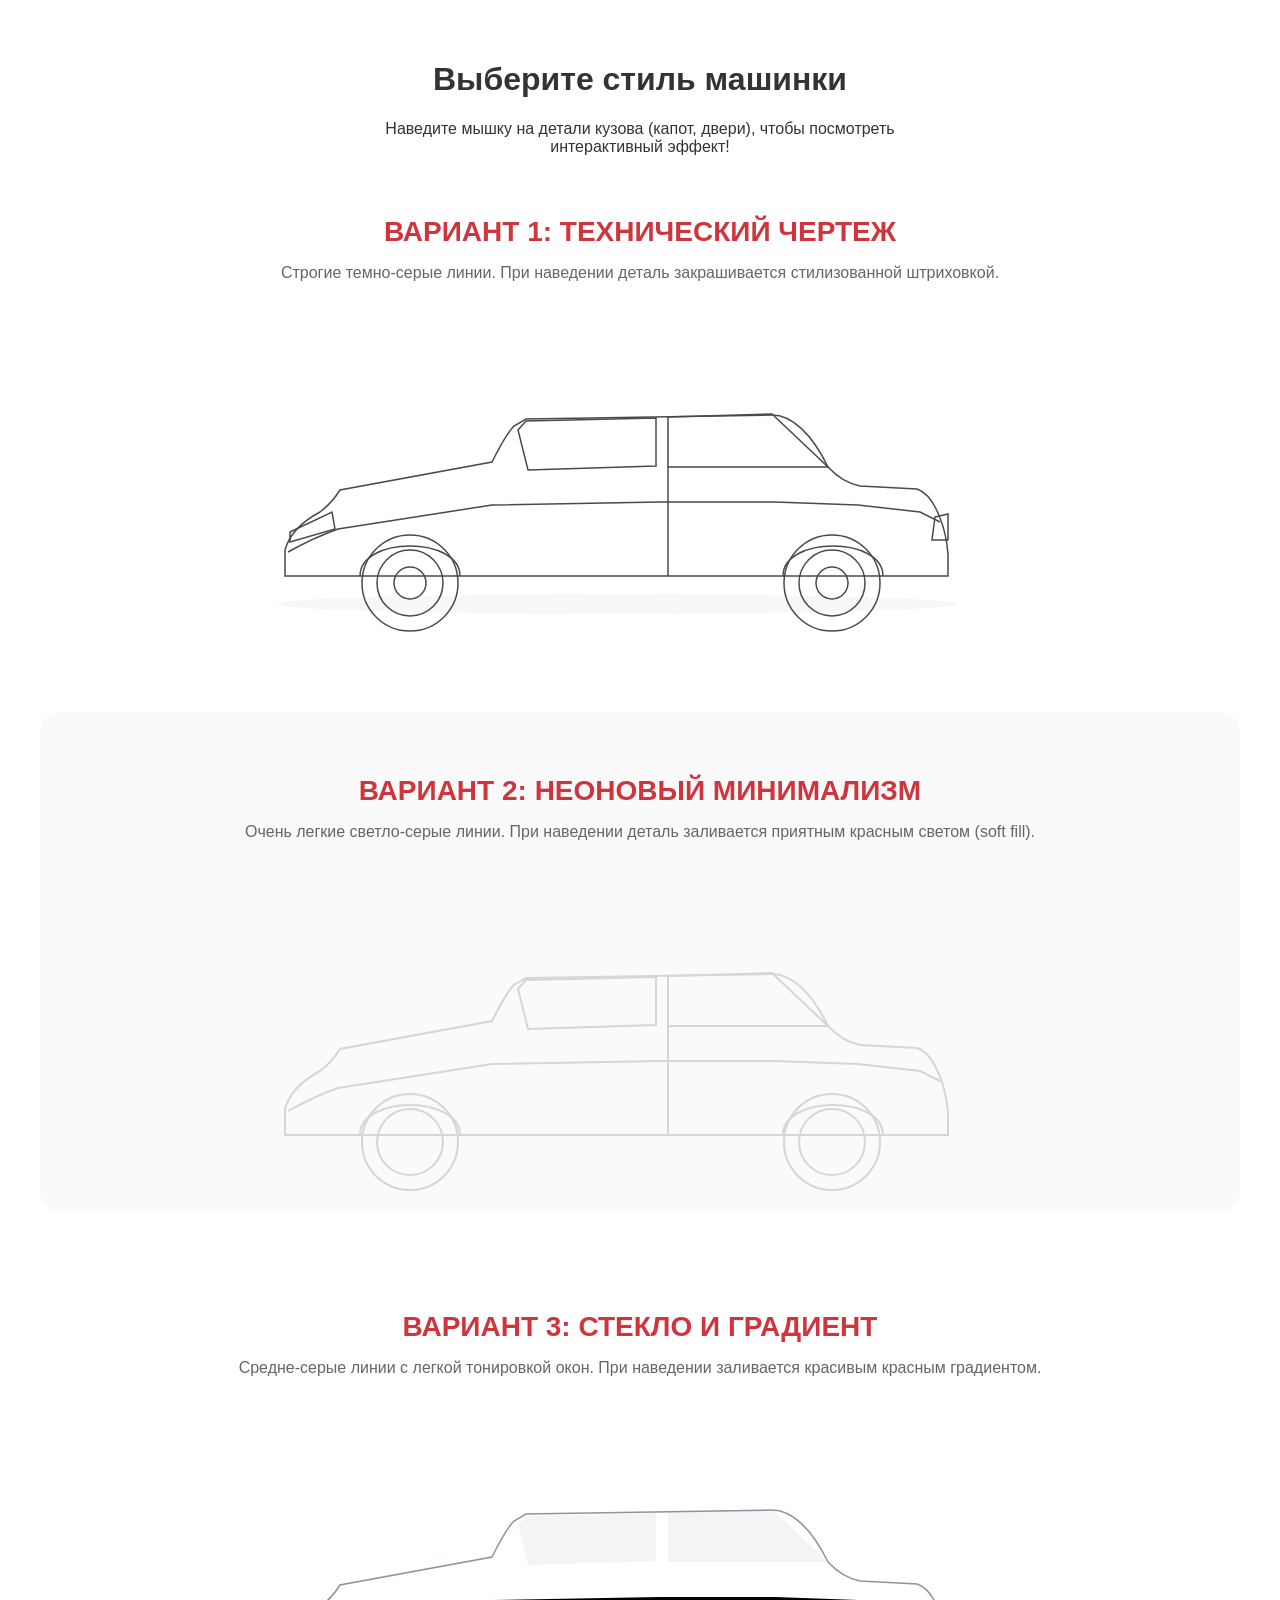
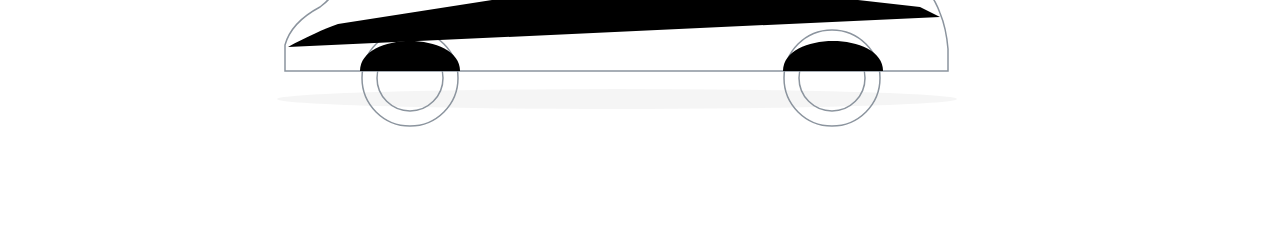
<file: car-test.html>
<!DOCTYPE html>
<html lang="ru">

<head>
    <meta charset="UTF-8">
    <title>Варианты машины</title>
    <style>
        body {
            font-family: 'Montserrat', sans-serif;
            background: #fff;
            padding: 40px;
            margin: 0;
            color: #333;
        }

        .variant {
            margin-bottom: 100px;
            text-align: center;
        }

        h2 {
            font-family: 'Oswald', sans-serif;
            font-size: 28px;
            color: #CE353C;
            text-transform: uppercase;
            margin-bottom: 10px;
        }

        p.desc {
            color: #666;
            margin-bottom: 40px;
        }

        .car-diagram-area {
            position: relative;
            max-width: 840px;
            margin: 0 auto;
        }

        .car-svg {
            width: 100%;
            height: auto;
            display: block;
            overflow: visible;
        }

        /* === ВАРИАНТ 1: ЧЕРТЕЖ (Blueprint) === */
        #v1 .car-body-path,
        #v1 .wheel,
        #v1 .car-details {
            fill: transparent !important;
            stroke: #4A4A4A !important;
            stroke-width: 1.5px !important;
        }

        #v1 .shadow {
            fill: rgba(0, 0, 0, 0.03) !important;
        }

        #v1 .car-zone {
            fill: transparent;
            cursor: pointer;
            transition: fill 0.3s;
        }

        #v1 .car-zone:hover {
            fill: url(#pattern-lines);
        }

        /* === ВАРИАНТ 2: НЕОН (Neon Glow) === */
        #v2 {
            background: #FAFAFA;
            padding: 40px 0;
            border-radius: 20px;
        }

        #v2 .car-body-path,
        #v2 .wheel,
        #v2 .car-details {
            fill: transparent !important;
            stroke: #D6D6D6 !important;
            stroke-width: 2px !important;
        }

        #v2 .shadow {
            fill: transparent !important;
        }

        #v2 .car-zone {
            fill: transparent;
            cursor: pointer;
            transition: all 0.3s;
        }

        #v2 .car-zone:hover {
            fill: rgba(206, 53, 60, 0.15);
            /* Glow effect simulated on fill because rects are clipped */
        }

        /* === ВАРИАНТ 3: СТЕКЛО (Glass Gradient) === */
        #v3 .car-body-path,
        #v3 .wheel {
            fill: transparent !important;
            stroke: #8B949E !important;
            stroke-width: 1.5px !important;
        }

        #v3 .windows {
            fill: rgba(139, 148, 158, 0.1) !important;
        }

        #v3 .shadow {
            fill: rgba(0, 0, 0, 0.04) !important;
        }

        #v3 .car-zone {
            fill: transparent;
            cursor: pointer;
            transition: opacity 0.3s;
        }

        #v3 .car-zone:hover {
            fill: url(#gradient-glass) !important;
            opacity: 0.9 !important;
        }

        /* Текстовые выноски (общие) */
        .car-labels line {
            opacity: 0.3;
        }
    </style>
</head>

<body>

    <div style="text-align:center; max-width: 600px; margin: 0 auto 60px;">
        <h1>Выберите стиль машинки</h1>
        <p>Наведите мышку на детали кузова (капот, двери), чтобы посмотреть интерактивный эффект!</p>
    </div>

    <!-- ВАРИАНТ 1 -->
    <div class="variant" id="v1">
        <h2>Вариант 1: Технический Чертеж</h2>
        <p class="desc">Строгие темно-серые линии. При наведении деталь закрашивается стилизованной штриховкой.</p>
        <div class="car-diagram-area">
            <svg class="car-svg" viewBox="0 0 840 290" xmlns="http://www.w3.org/2000/svg">
                <defs>
                    <clipPath id="carClip1">
                        <path
                            d="M65,254 L65,228 C70,210 85,198 100,190 C108,184 115,176 120,168 L272,140 C278,128 286,112 294,104 L306,97 L552,93 C572,93 592,112 608,145 C620,158 630,162 640,164 L697,167 C706,170 714,180 720,196 C725,208 727,220 728,232 L728,254 Z" />
                    </clipPath>
                    <!-- Штриховка -->
                    <pattern id="pattern-lines" width="8" height="8" patternUnits="userSpaceOnUse"
                        patternTransform="rotate(45)">
                        <line x1="0" y1="0" x2="0" y2="8" stroke="#CE353C" stroke-width="2" />
                    </pattern>
                </defs>

                <ellipse class="shadow" cx="397" cy="282" rx="340" ry="10" />

                <g class="wheel">
                    <circle cx="190" cy="261" r="48" />
                    <circle cx="190" cy="261" r="33" />
                    <circle cx="190" cy="261" r="16" />
                </g>
                <g class="wheel">
                    <circle cx="612" cy="261" r="48" />
                    <circle cx="612" cy="261" r="33" />
                    <circle cx="612" cy="261" r="16" />
                </g>

                <path class="car-body-path"
                    d="M65,254 L65,228 C70,210 85,198 100,190 C108,184 115,176 120,168 L272,140 C278,128 286,112 294,104 L306,97 L552,93 C572,93 592,112 608,145 C620,158 630,162 640,164 L697,167 C706,170 714,180 720,196 C725,208 727,220 728,232 L728,254 Z" />

                <g class="car-details">
                    <path d="M298,108 L306,99 L436,96 L436,144 L308,148 Z" />
                    <path d="M448,95 L552,92 L608,145 L448,145 Z" />
                    <line x1="448" y1="145" x2="448" y2="254" />
                    <path d="M68,230 C86,220 104,212 118,207 L272,183 L440,180 L555,180 L638,183 L700,190 L720,200" />
                    <path d="M140,254 C140,214 240,214 240,254" />
                    <path d="M563,254 C563,214 663,214 663,254" />
                    <path d="M70,210 L112,190 L115,207 L70,220 Z" />
                    <path d="M715,195 L728,192 L728,218 L712,218 Z" />
                </g>

                <g clip-path="url(#carClip1)">
                    <rect class="car-zone" x="60" y="185" width="78" height="72" />
                    <rect class="car-zone" x="118" y="95" width="176" height="95" />
                    <rect class="car-zone" x="118" y="190" width="175" height="65" />
                    <rect class="car-zone" x="294" y="88" width="157" height="168" />
                    <rect class="car-zone" x="452" y="88" width="100" height="168" />
                    <rect class="car-zone" x="294" y="85" width="320" height="62" />
                    <rect class="car-zone" x="552" y="145" width="172" height="112" />
                    <rect class="car-zone" x="698" y="162" width="35" height="95" />
                </g>
            </svg>
        </div>
    </div>

    <!-- ВАРИАНТ 2 -->
    <div class="variant" id="v2">
        <h2>Вариант 2: Неоновый минимализм</h2>
        <p class="desc">Очень легкие светло-серые линии. При наведении деталь заливается приятным красным светом (soft
            fill).</p>
        <div class="car-diagram-area">
            <svg class="car-svg" viewBox="0 0 840 290" xmlns="http://www.w3.org/2000/svg">
                <defs>
                    <clipPath id="carClip2">
                        <path
                            d="M65,254 L65,228 C70,210 85,198 100,190 C108,184 115,176 120,168 L272,140 C278,128 286,112 294,104 L306,97 L552,93 C572,93 592,112 608,145 C620,158 630,162 640,164 L697,167 C706,170 714,180 720,196 C725,208 727,220 728,232 L728,254 Z" />
                    </clipPath>
                    <filter id="neonBlur" x="-20%" y="-20%" width="140%" height="140%">
                        <feGaussianBlur stdDeviation="5" result="blur" />
                        <feBlend in="SourceGraphic" in2="blur" mode="normal" />
                    </filter>
                </defs>

                <ellipse class="shadow" cx="397" cy="282" rx="340" ry="10" />

                <g class="wheel">
                    <circle cx="190" cy="261" r="48" />
                    <circle cx="190" cy="261" r="33" />
                </g>
                <g class="wheel">
                    <circle cx="612" cy="261" r="48" />
                    <circle cx="612" cy="261" r="33" />
                </g>

                <path class="car-body-path"
                    d="M65,254 L65,228 C70,210 85,198 100,190 C108,184 115,176 120,168 L272,140 C278,128 286,112 294,104 L306,97 L552,93 C572,93 592,112 608,145 C620,158 630,162 640,164 L697,167 C706,170 714,180 720,196 C725,208 727,220 728,232 L728,254 Z" />

                <g class="car-details">
                    <path d="M298,108 L306,99 L436,96 L436,144 L308,148 Z" />
                    <path d="M448,95 L552,92 L608,145 L448,145 Z" />
                    <line x1="448" y1="145" x2="448" y2="254" />
                    <path d="M68,230 C86,220 104,212 118,207 L272,183 L440,180 L555,180 L638,183 L700,190 L720,200" />
                    <path d="M140,254 C140,214 240,214 240,254" />
                    <path d="M563,254 C563,214 663,214 663,254" />
                </g>

                <g clip-path="url(#carClip2)">
                    <rect class="car-zone" x="60" y="185" width="78" height="72" />
                    <rect class="car-zone" x="118" y="95" width="176" height="95" />
                    <rect class="car-zone" x="118" y="190" width="175" height="65" />
                    <rect class="car-zone" x="294" y="88" width="157" height="168" />
                    <rect class="car-zone" x="452" y="88" width="100" height="168" />
                    <rect class="car-zone" x="294" y="85" width="320" height="62" />
                    <rect class="car-zone" x="552" y="145" width="172" height="112" />
                    <rect class="car-zone" x="698" y="162" width="35" height="95" />
                </g>
            </svg>
        </div>
    </div>


    <!-- ВАРИАНТ 3 -->
    <div class="variant" id="v3">
        <h2>Вариант 3: Стекло и Градиент</h2>
        <p class="desc">Средне-серые линии с легкой тонировкой окон. При наведении заливается красивым красным
            градиентом.</p>
        <div class="car-diagram-area">
            <svg class="car-svg" viewBox="0 0 840 290" xmlns="http://www.w3.org/2000/svg">
                <defs>
                    <clipPath id="carClip3">
                        <path
                            d="M65,254 L65,228 C70,210 85,198 100,190 C108,184 115,176 120,168 L272,140 C278,128 286,112 294,104 L306,97 L552,93 C572,93 592,112 608,145 C620,158 630,162 640,164 L697,167 C706,170 714,180 720,196 C725,208 727,220 728,232 L728,254 Z" />
                    </clipPath>
                    <!-- Градиент стекла -->
                    <linearGradient id="gradient-glass" x1="0%" y1="0%" x2="100%" y2="100%">
                        <stop offset="0%" stop-color="#CE353C" stop-opacity="0.35" />
                        <stop offset="100%" stop-color="#CE353C" stop-opacity="0.05" />
                    </linearGradient>
                </defs>

                <ellipse class="shadow" cx="397" cy="282" rx="340" ry="10" />

                <g class="wheel">
                    <circle cx="190" cy="261" r="48" />
                    <circle cx="190" cy="261" r="33" />
                </g>
                <g class="wheel">
                    <circle cx="612" cy="261" r="48" />
                    <circle cx="612" cy="261" r="33" />
                </g>

                <path class="car-body-path"
                    d="M65,254 L65,228 C70,210 85,198 100,190 C108,184 115,176 120,168 L272,140 C278,128 286,112 294,104 L306,97 L552,93 C572,93 592,112 608,145 C620,158 630,162 640,164 L697,167 C706,170 714,180 720,196 C725,208 727,220 728,232 L728,254 Z" />

                <g class="car-details">
                    <path class="windows" d="M298,108 L306,99 L436,96 L436,144 L308,148 Z" />
                    <path class="windows" d="M448,95 L552,92 L608,145 L448,145 Z" />
                    <line x1="448" y1="145" x2="448" y2="254" />
                    <path d="M68,230 C86,220 104,212 118,207 L272,183 L440,180 L555,180 L638,183 L700,190 L720,200" />
                    <path d="M140,254 C140,214 240,214 240,254" />
                    <path d="M563,254 C563,214 663,214 663,254" />
                </g>

                <g clip-path="url(#carClip3)">
                    <rect class="car-zone" x="60" y="185" width="78" height="72" />
                    <rect class="car-zone" x="118" y="95" width="176" height="95" />
                    <rect class="car-zone" x="118" y="190" width="175" height="65" />
                    <rect class="car-zone" x="294" y="88" width="157" height="168" />
                    <rect class="car-zone" x="452" y="88" width="100" height="168" />
                    <rect class="car-zone" x="294" y="85" width="320" height="62" />
                    <rect class="car-zone" x="552" y="145" width="172" height="112" />
                    <rect class="car-zone" x="698" y="162" width="35" height="95" />
                </g>
            </svg>
        </div>
    </div>

</body>

</html>
</file>
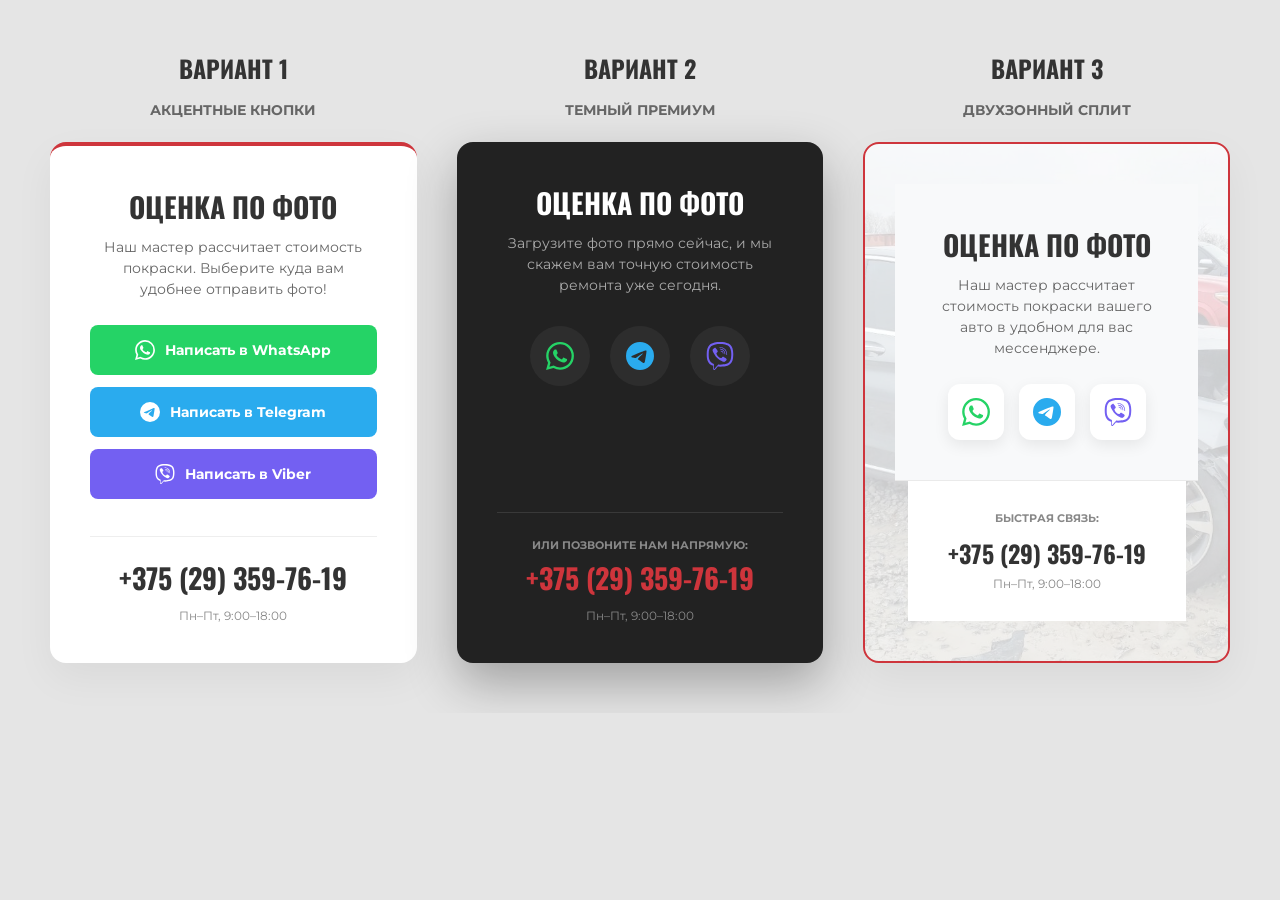
<file: variants.html>
<!DOCTYPE html>
<html lang="ru">

<head>
    <meta charset="UTF-8">
    <title>3 Варианта блока Контактов</title>
    <link
        href="https://fonts.googleapis.com/css2?family=Montserrat:wght@400;500;600;700;800;900&family=Oswald:wght@400;500;600;700&display=swap"
        rel="stylesheet">
    <link rel="stylesheet" href="style.css">
    <style>
        body {
            background: #E5E5E5;
            padding: 50px;
            font-family: var(--font-primary);
            display: flex;
            justify-content: center;
        }

        .variants-container {
            display: grid;
            grid-template-columns: repeat(3, 1fr);
            gap: 40px;
            max-width: 1300px;
            width: 100%;
        }

        .variant-col {
            display: flex;
            flex-direction: column;
            gap: 20px;
        }

        .variant-title {
            font-family: var(--font-secondary);
            font-size: 24px;
            text-transform: uppercase;
            text-align: center;
            color: #333;
        }

        /* General Card Base */
        .v-card {
            border-radius: 16px;
            overflow: hidden;
            height: 100%;
            display: flex;
            flex-direction: column;
        }

        /* V1: Big Buttons */
        .v1-card {
            background: white;
            padding: 40px;
            box-shadow: 0 15px 40px rgba(0, 0, 0, 0.05);
            border-top: 4px solid var(--color-primary-red);
        }

        .v1-btn {
            display: flex;
            align-items: center;
            justify-content: center;
            gap: 10px;
            padding: 15px;
            border-radius: 8px;
            text-decoration: none;
            color: white;
            font-weight: 700;
            font-size: 14px;
            margin-bottom: 12px;
            transition: transform 0.2s;
        }

        .v1-btn:hover {
            transform: translateY(-3px);
            color: white;
        }

        .v1-wa {
            background: #25D366;
        }

        .v1-tg {
            background: #2AABEE;
        }

        .v1-vb {
            background: #7360F2;
        }

        .v1-phone {
            font-family: var(--font-secondary);
            font-size: 28px;
            font-weight: 800;
            color: var(--color-text-dark);
            text-decoration: none;
            text-align: center;
            display: block;
            margin-top: 20px;
            border-top: 1px solid #eee;
            padding-top: 20px;
            transition: color 0.2s;
        }

        .v1-phone:hover {
            color: var(--color-primary-red);
        }

        /* V2: Dark Premium */
        .v2-card {
            background: #222;
            padding: 40px;
            box-shadow: 0 20px 50px rgba(0, 0, 0, 0.3);
            color: white;
        }

        .v2-title {
            font-family: var(--font-secondary);
            font-size: 28px;
            text-transform: uppercase;
            margin-bottom: 10px;
            color: white;
            text-align: center;
        }

        .v2-desc {
            color: #aaa;
            font-size: 14px;
            margin-bottom: 30px;
            line-height: 1.5;
            text-align: center;
        }

        .v2-icons {
            display: flex;
            justify-content: center;
            gap: 20px;
            margin-bottom: 30px;
        }

        .v2-icon {
            width: 60px;
            height: 60px;
            background: rgba(255, 255, 255, 0.05);
            border-radius: 50%;
            display: flex;
            align-items: center;
            justify-content: center;
            transition: background 0.2s;
            text-decoration: none;
        }

        .v2-icon:hover {
            background: rgba(255, 255, 255, 0.1);
        }

        .v2-phone-wrapper {
            margin-top: auto;
            border-top: 1px solid rgba(255, 255, 255, 0.1);
            padding-top: 25px;
        }

        .v2-phone-label {
            font-size: 11px;
            text-transform: uppercase;
            font-weight: 700;
            color: #888;
            text-align: center;
            display: block;
        }

        .v2-phone {
            font-family: var(--font-secondary);
            font-size: 28px;
            font-weight: 800;
            color: var(--color-primary-red);
            text-align: center;
            text-decoration: none;
            display: block;
            margin-top: 5px;
            transition: opacity 0.2s;
        }

        .v2-phone:hover {
            opacity: 0.8;
        }

        /* V3: Split Two-Zone */
        .v3-card {
            background: white;
            border-radius: 16px;
            display: flex;
            flex-direction: column;
            overflow: hidden;
            box-shadow: 0 15px 40px rgba(0, 0, 0, 0.05);
        }

        .v3-top {
            background: #F8F9FA;
            padding: 40px;
            text-align: center;
            border-bottom: 1px solid #EAEAEA;
            flex: 1;
        }

        .v3-bottom {
            background: white;
            padding: 30px 40px;
            text-align: center;
        }

        .v3-icons-row {
            display: flex;
            justify-content: center;
            gap: 15px;
            margin-top: 25px;
        }

        .v3-icon {
            display: flex;
            align-items: center;
            justify-content: center;
            width: 56px;
            height: 56px;
            background: white;
            border-radius: 12px;
            box-shadow: 0 5px 15px rgba(0, 0, 0, 0.08);
            text-decoration: none;
            transition: transform 0.2s;
        }

        .v3-icon:hover {
            transform: translateY(-3px);
        }

        .v3-phone {
            font-family: var(--font-secondary);
            font-size: 24px;
            font-weight: 800;
            color: var(--color-text-dark);
            text-decoration: none;
            transition: color 0.2s;
        }

        .v3-phone:hover {
            color: var(--color-primary-red);
        }

        .card-title-v {
            font-family: var(--font-secondary);
            font-size: 28px;
            text-transform: uppercase;
            margin-bottom: 10px;
            color: var(--color-text-dark);
            text-align: center;
        }

        .card-desc-v {
            color: var(--color-text-muted);
            font-size: 14px;
            line-height: 1.5;
            text-align: center;
        }

        @media (max-width: 900px) {
            .variants-container {
                grid-template-columns: 1fr;
            }
        }
    </style>
</head>

<body>
    <div class="variants-container">
        <!-- Variant 1 -->
        <div class="variant-col">
            <h2 class="variant-title">Вариант 1<br><span
                    style="font-size:14px;color:#666;font-family:var(--font-primary);">Акцентные кнопки</span></h2>
            <div class="v-card v1-card">
                <h3 class="card-title-v">ОЦЕНКА ПО ФОТО</h3>
                <p class="card-desc-v" style="margin-bottom: 25px;">Наш мастер рассчитает стоимость покраски. Выберите
                    куда вам удобнее отправить фото!</p>
                <div style="flex:1;">
                    <a href="#" class="v1-btn v1-wa"><img src="assets/icons/whatsapp.svg" width="20"
                            style="filter: brightness(0) invert(1);"> Написать в WhatsApp</a>
                    <a href="#" class="v1-btn v1-tg"><img src="assets/icons/telegram.svg" width="20"
                            style="filter: brightness(0) invert(1);"> Написать в Telegram</a>
                    <a href="#" class="v1-btn v1-vb"><img src="assets/icons/viber.svg" width="20"
                            style="filter: brightness(0) invert(1);"> Написать в Viber</a>
                </div>
                <div style="margin-top:auto">
                    <a href="#" class="v1-phone">+375 (29) 359-76-19</a>
                    <p style="text-align:center;font-size:12px;color:#888;margin-top:10px;">Пн–Пт, 9:00–18:00</p>
                </div>
            </div>
        </div>

        <!-- Variant 2 -->
        <div class="variant-col">
            <h2 class="variant-title">Вариант 2<br><span
                    style="font-size:14px;color:#666;font-family:var(--font-primary);">Темный Премиум</span></h2>
            <div class="v-card v2-card">
                <h3 class="v2-title">ОЦЕНКА ПО ФОТО</h3>
                <p class="v2-desc">Загрузите фото прямо сейчас, и мы скажем вам точную стоимость ремонта уже сегодня.
                </p>
                <div class="v2-icons">
                    <a href="#" class="v2-icon"><img src="assets/icons/whatsapp.svg" width="28"></a>
                    <a href="#" class="v2-icon"><img src="assets/icons/telegram.svg" width="28"></a>
                    <a href="#" class="v2-icon"><img src="assets/icons/viber.svg" width="28"></a>
                </div>
                <div class="v2-phone-wrapper">
                    <span class="v2-phone-label">Или позвоните нам напрямую:</span>
                    <a href="#" class="v2-phone">+375 (29) 359-76-19</a>
                    <p style="text-align:center;font-size:12px;color:#888;margin-top:10px;">Пн–Пт, 9:00–18:00</p>
                </div>
            </div>
        </div>

        <!-- Variant 3 -->
        <div class="variant-col">
            <h2 class="variant-title">Вариант 3<br><span
                    style="font-size:14px;color:#666;font-family:var(--font-primary);">Двухзонный Сплит</span></h2>
            <div class="v-card v3-card">
                <div class="v3-top">
                    <h3 class="card-title-v">ОЦЕНКА ПО ФОТО</h3>
                    <p class="card-desc-v">Наш мастер рассчитает стоимость покраски вашего авто в удобном для вас
                        мессенджере.</p>
                    <div class="v3-icons-row">
                        <a href="#" class="v3-icon"><img src="assets/icons/whatsapp.svg" width="28"></a>
                        <a href="#" class="v3-icon"><img src="assets/icons/telegram.svg" width="28"></a>
                        <a href="#" class="v3-icon"><img src="assets/icons/viber.svg" width="28"></a>
                    </div>
                </div>
                <div class="v3-bottom">
                    <span
                        style="font-size: 11px; font-weight: 700; text-transform: uppercase; color: #888; margin-bottom:10px; display:block;">БЫСТРАЯ
                        СВЯЗЬ:</span>
                    <a href="#" class="v3-phone">+375 (29) 359-76-19</a>
                    <p style="text-align:center;font-size:12px;color:#888;margin-top:5px;">Пн–Пт, 9:00–18:00</p>
                </div>
            </div>
        </div>
    </div>
</body>

</html>
</file>
<file: style.css>
:root {
    --color-bg: #F7F7F7;
    --color-primary-red: #CE353C;
    /* Match the vibrant red from the image */
    --color-text-dark: #333333;
    --color-text-muted: #666666;
    --color-gold: #A28A5B;
    /* The olive gold color of Emerica. */
    --color-white: #FFFFFF;

    --font-primary: 'Montserrat', sans-serif;
    --font-secondary: 'Oswald', sans-serif;

    --container-width: 1440px;
    --content-width: 1300px;
}

* {
    margin: 0;
    padding: 0;
    box-sizing: border-box;
}

*:focus,
*:focus-visible,
*:active {
    outline: 0 !important;
    outline-width: 0 !important;
    outline-style: none !important;
    outline-color: transparent !important;
    box-shadow: none !important;
}

*::-moz-focus-inner {
    border: 0 !important;
}

button {
    border: 0 !important;
    outline: 0 !important;
}

button:focus,
button:active,
button:focus-visible,
button:focus-within {
    outline: 0 !important;
    outline-width: 0 !important;
    outline-style: none !important;
    outline-color: transparent !important;
    border: 0 !important;
    box-shadow: none !important;
}

button::-moz-focus-inner {
    border: 0 !important;
}

html {
    overflow-x: hidden;
}

body {
    font-family: var(--font-primary);
    background-color: var(--color-bg);
    color: var(--color-text-dark);
    -webkit-font-smoothing: antialiased;
    overflow-x: hidden;
    width: 100%;
}

img {
    max-width: 100%;
    height: auto;
}

.wrapper {
    min-height: 100vh;
    display: flex;
    flex-direction: column;
    position: relative;
    overflow-x: hidden;
    width: 100%;
}

.container {
    width: 100%;
    max-width: var(--content-width);
    margin: 0 auto;
    padding: 0 40px;
    /* Base padding for large screens */
}

/* === HEADER === */
.header {
    padding: 20px 0;
    position: fixed;
    top: 0;
    left: 0;
    right: 0;
    width: 100%;
    z-index: 1000;
    background-color: rgba(255, 255, 255, 0.5);
    backdrop-filter: blur(8px) saturate(150%);
    -webkit-backdrop-filter: blur(8px) saturate(150%);
    transition: all 0.3s cubic-bezier(0.4, 0, 0.2, 1);
    box-shadow: 0 2px 10px rgba(0, 0, 0, 0.03);
}

.header.is-scrolled {
    background-color: rgba(255, 255, 255, 0.85);
    /* Higher transparency for "glass" look */
    backdrop-filter: blur(12px) saturate(180%);
    -webkit-backdrop-filter: blur(12px) saturate(180%);
    box-shadow: 0 4px 30px rgba(0, 0, 0, 0.05);
    /* Slightly stronger shadow instead of border */
}

.header__inner {
    display: flex;
    align-items: center;
    justify-content: space-between;
    width: 100%;
    position: relative;
    /* Added for absolute centering of nav */
}

.header .container {
    max-width: 1300px;
    padding: 0 40px;
}

.header__left {
    display: flex;
    align-items: center;
}

.header__logo-link {
    display: flex;
    align-items: center;
    z-index: 101;
    flex-shrink: 0;
    /* Logo never shrinks */
}

.logo-img {
    height: 40px;
    filter: drop-shadow(0 1px 3px rgba(255, 255, 255, 0.9));
}

.header__nav {
    display: flex;
    gap: 35px;
    /* Modern wide spacing */
    align-items: center;
    position: absolute;
    left: 50%;
    transform: translateX(-50%);
}

.header__nav a {
    text-decoration: none;
    color: var(--color-text-dark);
    font-size: 13px;
    font-weight: 600;
    letter-spacing: 0.8px;
    white-space: nowrap;
    transition: all 0.3s ease;
    padding: 6px 14px;
    border-radius: 99px;
    text-shadow: 0 1px 2px rgba(255, 255, 255, 0.8);
}

.header__nav a:hover {
    color: var(--color-primary-red);
    background: rgba(206, 53, 60, 0.05);
    /* Subtle pill background on hover */
}

.text-red {
    color: var(--color-primary-red) !important;
}

.header__actions {
    display: flex;
    flex-direction: column;
    align-items: flex-end;
    gap: 4px;
    flex-shrink: 0;
    /* min-width removed — was max-content which causes overflow on mobile */
}

.header__schedule {
    font-size: 11px;
    color: var(--color-text-muted);
    font-weight: 500;
    white-space: nowrap;
    text-shadow: 0 1px 2px rgba(255, 255, 255, 0.8);
}

.header__contacts-row {
    display: flex;
    gap: 16px;
    align-items: center;
    flex-shrink: 0;
}

.header__phone {
    font-size: 13px;
    font-weight: 600;
    color: var(--color-text-dark);
    text-decoration: none;
    letter-spacing: 0.8px;
    transition: color 0.2s ease;
    text-shadow: 0 1px 2px rgba(255, 255, 255, 0.8);
}

.header__phone:hover {
    color: var(--color-primary-red);
}

.separator-line {
    width: 2px;
    height: 16px;
    background-color: var(--color-primary-red);
    box-shadow: 0 0 4px rgba(255, 255, 255, 0.9);
}

.header__socials {
    display: flex;
    gap: 6px;
    color: var(--color-primary-red);
    flex-wrap: nowrap;
    align-items: center;
    flex-shrink: 0;
}

.header__socials a {
    color: inherit;
    text-decoration: none;
    transition: transform 0.2s cubic-bezier(0.4, 0, 0.2, 1), color 0.2s ease;
    display: flex;
    filter: drop-shadow(0 1px 2px rgba(255, 255, 255, 0.8));
}

.header__socials a:hover {
    transform: scale(1.15) translateY(-2px);
}

.header__socials a[aria-label="Viber"]:hover {
    color: #7360F2 !important;
}

.header__socials a[aria-label="WhatsApp"]:hover {
    color: #25D366 !important;
}

.header__socials a[aria-label="Telegram"]:hover {
    color: #2AABEE !important;
}

/* --- Mobile Components Base (Hidden on Desktop) --- */
.burger-btn,
.burger-btn *,
.burger-btn::before,
.burger-btn::after,
.burger-btn:focus,
.burger-btn:focus-visible,
.burger-btn:active,
.burger-btn:hover,
.burger-btn:focus-within,
.burger-btn.active,
.burger-btn.active *,
.burger-btn.active:focus,
.burger-btn.active:active,
.burger-btn.active:hover,
.burger-btn.active::before,
.burger-btn.active::after {
    outline: none !important;
    outline-width: 0 !important;
    outline-offset: 0 !important;
    outline-style: none !important;
    outline-color: transparent !important;
    box-shadow: none !important;
    border: none !important;
    border-width: 0 !important;
    border-style: none !important;
    border-color: transparent !important;
    -webkit-tap-highlight-color: transparent !important;
}

.burger-btn {
    display: none;
    background: transparent !important;
    width: 36px;
    height: 36px;
    flex-direction: column;
    justify-content: center;
    align-items: center;
    gap: 5px;
    cursor: pointer;
    padding: 0 !important;
    margin: 0 !important;
    transition: 0.3s;
    -webkit-appearance: none !important;
    -moz-appearance: none !important;
    appearance: none !important;
    position: relative;
    z-index: 1001;
}

.burger-btn span {
    display: block;
    width: 18px;
    height: 1px;
    background: #333;
    transition: 0.3s;
    box-shadow: 0 1px 2px rgba(255, 255, 255, 0.9);
    pointer-events: none;
}

.burger-btn span:focus,
.burger-btn span:active {
    outline: none !important;
    border: none !important;
}

.burger-btn.active span:nth-child(1) {
    transform: translateY(6px) rotate(45deg);
}

.burger-btn.active span:nth-child(2) {
    opacity: 0;
}

.burger-btn.active span:nth-child(3) {
    transform: translateY(-6px) rotate(-45deg);
}

.mobile-menu-overlay {
    display: none;
    position: absolute;
    top: 100%;
    left: 0;
    width: 100%;
    background: white;
    height: 100vh;
    padding: 20px;
    flex-direction: column;
    gap: 15px;
    transform: translateY(-10px);
    opacity: 0;
    pointer-events: none;
    transition: all 0.3s ease;
    box-shadow: 0 10px 20px rgba(0, 0, 0, 0.05);
    z-index: 5;
}

.mobile-menu-overlay.active {
    transform: translateY(0);
    opacity: 1;
    pointer-events: auto;
}

.mobile-menu-overlay a {
    text-decoration: none;
    color: var(--color-text-dark);
    font-size: 13px;
    font-weight: 600;
    letter-spacing: 0.8px;
    padding: 12px 0;
    border-bottom: 1px solid #F0F0F0;
    display: flex;
    justify-content: space-between;
    align-items: center;
}

/* === MAIN CONTENT === */
main {
    flex: 1;
}

/* === HERO SECTION === */
.hero {
    position: relative;
    padding-top: 150px;
    /* Slightly raised from 180px */
    padding-bottom: 80px;
    overflow: hidden;
    min-height: 600px;
    background-image:
        linear-gradient(to right, #ffffff 25%, rgba(255, 255, 255, 0.6) 45%, transparent 70%),
        url('painter-hero.webp');
    background-size: cover;
    background-position: center center;
    background-repeat: no-repeat;
}

.hero__background-text {
    position: absolute;
    top: 130px;
    /* Lowered to clear fixed header */
    left: 40px;
    font-size: 260px;
    font-weight: 900;
    color: rgba(0, 0, 0, 0.04);
    z-index: 0;
    line-height: 0.8;
    pointer-events: none;
    letter-spacing: -12px;
    text-transform: uppercase;
    white-space: nowrap;
    overflow: hidden;
    max-width: 100%;
}

.hero__content {
    display: flex;
    justify-content: space-between;
    align-items: flex-start;
    /* Changed from center to allow manual vertical positioning */
    position: relative;
    z-index: 1;
    min-height: 500px;
}

.hero__text-area {
    padding-left: 0;
    text-align: left;
    display: flex;
    flex-direction: column;
    justify-content: space-between;
    min-height: 450px;
}

.brand-name {
    color: var(--color-primary-red);
    font-size: 26px;
    text-transform: uppercase;
    font-weight: 500;
    margin-bottom: 0px;
    margin-left: 0;
    padding-left: 0;
    text-shadow: 0 0 20px rgba(255, 255, 255, 0.9), 0 0 40px rgba(255, 255, 255, 0.7);
}

.product-title {
    font-size: 72px;
    text-transform: uppercase;
    font-weight: 500;
    line-height: 1;
    color: var(--color-text-dark);
    margin-bottom: 20px;
    margin-left: 0;
    padding-left: 0;
    max-width: 100%;
    text-shadow: 0 0 20px rgba(255, 255, 255, 0.9), 0 0 40px rgba(255, 255, 255, 0.7);
}

.product-subtitle {
    font-size: 18px;
    font-weight: 500;
    color: var(--color-text-dark);
    margin-bottom: 60px;
    text-align: left;
    letter-spacing: 0;
    line-height: 1.6;
    -webkit-text-stroke: 4px rgba(255, 255, 255, 0.9);
    paint-order: stroke fill;
    text-shadow:
        0 0 10px rgba(255, 255, 255, 0.8),
        0 0 20px rgba(255, 255, 255, 0.5);
}

.product-actions {
    display: flex;
    align-items: stretch;
    gap: 10px;
}

.btn-shop,
.price-box {
    text-decoration: none;
    padding: 16px 30px;
    font-weight: 700;
    font-size: 15px;
    text-transform: uppercase;
    letter-spacing: 2px;
    border-radius: 6px;
    transition: all 0.2s ease;
    white-space: nowrap;
    display: flex;
    align-items: center;
    justify-content: center;
    cursor: pointer;
    font-family: var(--font-primary);
    width: 240px;
    max-width: 100%;
    box-sizing: border-box;
}

.btn-shop {
    background-color: var(--color-primary-red);
    color: var(--color-white);
    border: 2px solid transparent;
    /* Match the 2px border of .price-box for height symmetry */
}

.btn-shop:hover {
    background-color: #b02a30;
    transform: translateY(-2px);
}

.price-box {
    border: 2px solid var(--color-primary-red);
    color: var(--color-primary-red);
    background-color: var(--color-white);
}

.price-box:hover {
    background-color: rgba(188, 30, 45, 0.05);
    transform: translateY(-2px);
}

/* Hero Image Area */
.hero__image-area {
    position: relative;
    display: flex;
    justify-content: center;
    align-items: center;
    overflow: hidden;
}

.main-photo {
    width: 140%;
    max-width: 1200px;
    transform: translateX(5%);
    /* Adjust breakout to the right */
    filter: drop-shadow(0 40px 40px rgba(0, 0, 0, 0.15));
    z-index: 2;
    mix-blend-mode: multiply;
    mask-image: radial-gradient(ellipse at center, black 65%, transparent 100%);
    -webkit-mask-image: radial-gradient(ellipse at center, black 65%, transparent 100%);
}

@media (max-width: 992px) {
    .main-photo {
        width: 100%;
        max-width: 600px;
        transform: none;
    }
}

/* === BENEFITS SECTION === */
.benefits {
    padding: 60px 0;
    background: var(--color-white);
    position: relative;
    z-index: 5;
    margin-top: -30px;
    /* Slight overlap with hero for better flow */
    width: 100%;
    overflow: hidden;
}

.benefits__grid {
    display: grid;
    grid-template-columns: repeat(4, 1fr);
    gap: 30px;
}

.benefit-item {
    display: flex;
    flex-direction: column;
    align-items: flex-start;
    padding: 40px 32px;
    background: #FAFAFA;
    border-radius: 20px;
    transition: all 0.3s ease;
    position: relative;
    overflow: hidden;
    border: 1px solid rgba(0, 0, 0, 0.04);
}

.benefit-item:hover {
    transform: translateY(-4px);
    box-shadow: 0 12px 32px rgba(0, 0, 0, 0.06);
    background: var(--color-white);
    border-color: rgba(206, 53, 60, 0.08);
}

.benefit-item__icon {
    margin-bottom: 28px;
    color: var(--color-primary-red);
    display: flex;
    align-items: center;
    justify-content: center;
    width: 72px;
    height: 72px;
    background: rgba(255, 255, 255, 0.8);
    border-radius: 16px;
    flex-shrink: 0;
    transition: all 0.3s ease;
    border: 1px solid rgba(206, 53, 60, 0.1);
}

.benefit-item:hover .benefit-item__icon {
    transform: translateY(-2px);
    background: rgba(255, 255, 255, 1);
    box-shadow: 0 4px 16px rgba(206, 53, 60, 0.12);
}

.benefit-item__icon svg {
    display: block;
}


.benefit-item__title {
    font-family: var(--font-secondary);
    font-size: 18px;
    font-weight: 700;
    text-transform: uppercase;
    margin-bottom: 14px;
    color: var(--color-text-dark);
    line-height: 1.3;
    letter-spacing: 0.8px;
}

.benefit-item__text {
    font-size: 14px;
    color: #666666;
    line-height: 1.7;
    font-weight: 400;
}

.benefit-item__text strong {
    font-weight: 600;
    color: var(--color-text-dark);
}

/* Decoration for hover state */
.benefit-item::after {
    content: '';
    position: absolute;
    bottom: 0;
    left: 0;
    width: 0;
    height: 2px;
    background: var(--color-primary-red);
    transition: width 0.3s ease;
}

.benefit-item:hover::after {
    width: 100%;
}

@media (max-width: 1200px) {
    .benefits__grid {
        grid-template-columns: repeat(2, 1fr);
    }
}

@media (max-width: 768px) {
    .benefits {
        padding: 40px 0;
        margin-top: 0;
    }

    .benefits__grid {
        grid-template-columns: 1fr;
        gap: 20px;
    }

    .benefit-item {
        padding: 30px;
    }
}



/* === SERVICES / PRICING SECTION === */
.services {
    padding: 100px 0;
    background: var(--color-bg);
    width: 100%;
    overflow: hidden;
}

.services__lead {
    text-align: center;
    font-size: 16px;
    color: var(--color-text-muted);
    margin-top: -40px;
    margin-bottom: 60px;
    font-weight: 500;
}

.services__lead strong {
    color: var(--color-text-dark);
}

/* --- Car Diagram --- */
.car-diagram-wrap {
    display: grid;
    grid-template-columns: 1fr 220px;
    gap: 30px;
    align-items: center;
    background: var(--color-white);
    border-radius: 20px;
    padding: 40px;
    margin-bottom: 40px;
    box-shadow: 0 10px 40px rgba(0, 0, 0, 0.04);
    border: 1px solid rgba(0, 0, 0, 0.04);
    max-width: 100%;
    overflow: hidden;
}

@media (max-width: 768px) {
    .car-diagram-wrap {
        grid-template-columns: 1fr;
        padding: 20px;
        gap: 20px;
    }
}

.car-diagram-area {
    position: relative;
    display: flex;
    align-items: center;
    justify-content: center;
}

.car-diagram-img-wrapper {
    position: relative;
    display: inline-block;
    width: 100%;
}

.blueprint-img {
    width: 100%;
    height: auto;
    object-fit: contain;
    user-select: none;
    pointer-events: none;
    display: block;
}

/* Dots */
.car-dot {
    position: absolute;
    width: 24px;
    height: 24px;
    background: rgba(206, 53, 60, 0.25);
    border: 2px solid var(--color-primary);
    border-radius: 50%;
    transform: translate(-50%, -50%);
    cursor: pointer;
    transition: all 0.3s cubic-bezier(0.4, 0, 0.2, 1);
    box-shadow: 0 0 0 rgba(206, 53, 60, 0);
    z-index: 10;
}

.car-dot::after {
    content: '';
    position: absolute;
    top: 50%;
    left: 50%;
    width: 6px;
    height: 6px;
    background: var(--color-primary);
    border-radius: 50%;
    transform: translate(-50%, -50%);
    transition: all 0.3s ease;
}

.car-dot:hover {
    background: rgba(206, 53, 60, 0.8);
    box-shadow: 0 0 15px rgba(206, 53, 60, 0.6);
    transform: translate(-50%, -50%) scale(1.3);
}

.car-dot:hover::after {
    background: #fff;
}


/* --- Info Panel --- */
.car-info-panel {
    background: var(--color-bg);
    border-radius: 16px;
    padding: 30px 24px;
    height: 280px;
    box-sizing: border-box;
    display: flex;
    align-items: center;
    justify-content: center;
    border: 1px solid rgba(0, 0, 0, 0.05);
}

.car-info-panel__default {
    text-align: center;
}

.car-info-panel__icon {
    margin: 0 auto 16px;
    width: 60px;
    height: 60px;
    background: rgba(206, 53, 60, 0.07);
    border-radius: 14px;
    display: flex;
    align-items: center;
    justify-content: center;
}

.car-info-panel__hint {
    font-size: 13px;
    color: var(--color-text-muted);
    line-height: 1.6;
    font-weight: 500;
}

.car-info-panel__active {
    width: 100%;
    display: none;
}

.car-info-panel__label {
    font-size: 10px;
    font-weight: 700;
    letter-spacing: 2px;
    text-transform: uppercase;
    color: var(--color-text-muted);
    display: block;
    margin-bottom: 6px;
}

.car-info-panel__part {
    font-family: var(--font-secondary);
    font-size: 22px;
    font-weight: 700;
    text-transform: uppercase;
    color: var(--color-text-dark);
    margin-bottom: 20px;
    line-height: 1.1;
}

.car-info-panel__divider {
    height: 1px;
    background: rgba(0, 0, 0, 0.07);
    margin-bottom: 20px;
}

.car-info-panel__price {
    font-family: var(--font-secondary);
    font-size: 28px;
    font-weight: 700;
    color: var(--color-primary-red);
    margin-top: 6px;
    margin-bottom: 16px;
}

.car-info-panel__note {
    font-size: 11px;
    color: var(--color-text-muted);
    line-height: 1.5;
    font-weight: 500;
}

/* --- Price Grid --- */
.price-grid {
    display: grid;
    grid-template-columns: repeat(4, 1fr);
    gap: 20px;
    margin-bottom: 30px;
    width: 100%;
    max-width: 100%;
}

.price-card {
    background: var(--color-white);
    border-radius: 16px;
    padding: 30px;
    border: 1px solid rgba(0, 0, 0, 0.04);
    transition: transform 0.3s ease, box-shadow 0.3s ease;
}

.price-card:hover {
    transform: translateY(-4px);
    box-shadow: 0 16px 40px rgba(0, 0, 0, 0.07);
}

.price-card--featured {
    background: var(--color-primary-red);
    border-color: transparent;
}

.price-card--featured .price-card__title {
    color: var(--color-white);
}

.price-card--featured .price-card__num {
    color: var(--color-white);
    border-color: rgba(255, 255, 255, 0.4);
}

.price-card--featured .price-list li span {
    color: rgba(255, 255, 255, 0.8);
}

.price-card--featured .price-list li strong {
    color: var(--color-white);
}

.price-card--featured .price-list li {
    border-color: rgba(255, 255, 255, 0.2);
}

.price-card__head {
    display: flex;
    align-items: flex-start;
    gap: 12px;
    margin-bottom: 24px;
    padding-bottom: 20px;
    border-bottom: 1px solid rgba(0, 0, 0, 0.07);
}

.price-card--featured .price-card__head {
    border-bottom-color: rgba(255, 255, 255, 0.2);
}

.price-card__num {
    font-family: var(--font-secondary);
    font-size: 13px;
    font-weight: 700;
    color: var(--color-primary-red);
    border: 1px solid rgba(206, 53, 60, 0.2);
    border-radius: 6px;
    padding: 2px 7px;
    flex-shrink: 0;
    margin-top: 2px;
}

.price-card__title {
    font-family: var(--font-secondary);
    font-size: 18px;
    font-weight: 700;
    text-transform: uppercase;
    color: var(--color-text-dark);
    line-height: 1.2;
    letter-spacing: 0.5px;
    min-height: 44px;
    /* Обеспечивает одинаковую высоту для заголовков в 1 и 2 строки */
}

.price-list {
    list-style: none;
}

.price-list li {
    display: flex;
    justify-content: space-between;
    align-items: baseline;
    gap: 10px;
    padding: 10px 0;
    border-bottom: 1px solid rgba(0, 0, 0, 0.05);
    font-size: 13px;
}

.price-list li:last-child {
    border-bottom: none;
}

.price-list li span {
    color: var(--color-text-muted);
    font-weight: 500;
    flex: 1;
    line-height: 1.4;
}

.price-list li strong {
    color: var(--color-text-dark);
    font-weight: 700;
    white-space: nowrap;
    flex-shrink: 0;
}

/* Car Types Grid for Full Paint Card */
.car-types-grid {
    display: grid;
    grid-template-columns: repeat(2, minmax(0, 1fr));
    gap: 20px;
}

.car-type-item {
    display: flex;
    flex-direction: column;
    align-items: center;
    text-align: center;
    padding: 20px 16px;
    background: rgba(255, 255, 255, 0.1);
    border-radius: 12px;
    transition: all 0.3s ease;
    border: 1px solid rgba(255, 255, 255, 0.15);
    width: 100%;
    box-sizing: border-box;
}

.car-type-item:hover {
    background: rgba(255, 255, 255, 0.15);
    transform: translateY(-2px);
}

.car-icon {
    width: 60px;
    height: 30px;
    margin-bottom: 12px;
    color: rgba(255, 255, 255, 0.9);
    display: flex;
    align-items: center;
    justify-content: center;
}

.car-icon svg {
    width: 100%;
    height: 100%;
}

.car-type-label {
    font-size: 12px;
    font-weight: 600;
    color: rgba(255, 255, 255, 0.85);
    margin-bottom: 8px;
    line-height: 1.3;
    height: 32px;
    display: flex;
    align-items: center;
    justify-content: center;
}

.car-type-price {
    font-size: 14px;
    font-weight: 700;
    color: var(--color-white);
    font-family: var(--font-secondary);
    letter-spacing: 0.3px;
}

/* --- Price Modifiers --- */
.price-modifiers {
    display: flex;
    gap: 16px;
}

.price-modifier {
    flex: 1;
    display: flex;
    align-items: center;
    gap: 16px;
    padding: 20px 24px;
    border-radius: 14px;
    background: var(--color-white);
    border: 1px solid rgba(0, 0, 0, 0.04);
}

.price-modifier strong {
    display: block;
    font-size: 14px;
    font-weight: 700;
    color: var(--color-text-dark);
    margin-bottom: 2px;
}

.price-modifier p {
    font-size: 12px;
    color: var(--color-text-muted);
    font-weight: 500;
}

.price-modifier__badge {
    font-family: var(--font-secondary);
    font-size: 22px;
    font-weight: 700;
    color: var(--color-primary-red);
    flex-shrink: 0;
    min-width: 68px;
    text-align: center;
    background: rgba(206, 53, 60, 0.07);
    border-radius: 10px;
    padding: 8px 10px;
    line-height: 1;
}

.price-modifier__badge--green {
    color: #1a9e5c;
    background: rgba(26, 158, 92, 0.08);
}

/* Responsive */
@media (max-width: 1200px) {
    .price-grid {
        grid-template-columns: repeat(2, 1fr);
    }

    .car-diagram-wrap {
        grid-template-columns: 1fr;
    }

    .car-info-panel {
        min-height: auto;
        padding: 20px;
    }
}

@media (max-width: 768px) {
    .price-grid {
        grid-template-columns: 1fr;
    }

    .price-modifiers {
        flex-direction: column;
    }

    .car-diagram-wrap {
        display: none;
    }
}

/* Gallery Carousel */

.hero__gallery {
    display: flex;
    align-items: center;
    justify-content: space-between;
    width: 100%;
    max-width: 1100px;
    margin: 0 auto;
    margin-top: auto;
}

.nav-arrow {
    background: none;
    border: none;
    color: var(--color-primary-red);
    cursor: pointer;
    transition: transform 0.2s ease;
    display: flex;
    align-items: center;
}

.nav-arrow:hover {
    transform: scale(1.2);
}

.gallery-container {
    display: flex;
    gap: 30px;
    flex: 1;
    justify-content: space-evenly;
}

.gallery-item {
    display: flex;
    flex-direction: column;
    gap: 12px;
    width: 150px;
    max-width: 100%;
    cursor: pointer;
}

.gallery-item img {
    width: 100%;
    max-width: 100%;
    object-fit: contain;
    mix-blend-mode: multiply;
    transition: transform 0.3s ease;
    filter: drop-shadow(0 10px 10px rgba(0, 0, 0, 0.05));
}

.gallery-item:hover img {
    transform: translateY(-5px) scale(1.05);
}

.item-info {
    display: flex;
    flex-direction: column;
    gap: 2px;
}

.item-info h4 {
    font-size: 13px;
    font-weight: 700;
    color: var(--color-text-dark);
}

.item-info p {
    font-size: 13px;
    font-weight: 700;
    color: var(--color-primary-red);
}

/* === TIMELINE SECTION === */
.timeline {
    padding: 100px 0;
    background: var(--color-white);
    position: relative;
    overflow: hidden;
}

.timeline-grid {
    display: grid;
    grid-template-columns: repeat(4, 1fr);
    gap: 20px;
    margin-bottom: 40px;
}

.timeline-card {
    background: var(--color-bg);
    border-radius: 16px;
    padding: 30px;
    border: 1px solid rgba(0, 0, 0, 0.04);
    transition: transform 0.3s ease, box-shadow 0.3s ease;
    display: flex;
    flex-direction: column;
}

.timeline-card:hover {
    transform: translateY(-4px);
    box-shadow: 0 16px 40px rgba(0, 0, 0, 0.07);
    background: var(--color-white);
    border-color: rgba(206, 53, 60, 0.1);
}

.timeline-card__head {
    display: flex;
    align-items: flex-start;
    gap: 12px;
    margin-bottom: 20px;
    padding-bottom: 20px;
    border-bottom: 1px solid rgba(0, 0, 0, 0.07);
}

.timeline-card__num {
    font-family: var(--font-secondary);
    font-size: 13px;
    font-weight: 700;
    color: var(--color-primary-red);
    border: 1px solid rgba(206, 53, 60, 0.2);
    border-radius: 6px;
    padding: 2px 7px;
    flex-shrink: 0;
    margin-top: 2px;
}

.timeline-card__title {
    font-family: var(--font-secondary);
    font-size: 18px;
    font-weight: 700;
    text-transform: uppercase;
    color: var(--color-text-dark);
    line-height: 1.2;
    letter-spacing: 0.5px;
}

.timeline-card__body {
    display: flex;
    flex-direction: column;
    justify-content: space-between;
    flex: 1;
}

.timeline-card__desc {
    font-size: 14px;
    font-weight: 500;
    color: var(--color-text-muted);
    margin-bottom: 20px;
}

.timeline-card__time {
    display: flex;
    align-items: baseline;
    gap: 8px;
    margin-top: auto;
}

.timeline-card--featured {
    background: var(--color-primary-red);
    border-color: transparent;
}

.timeline-card--featured .timeline-card__head {
    border-bottom-color: rgba(255, 255, 255, 0.2);
}

.timeline-card--featured .timeline-card__title {
    color: var(--color-white);
}

.timeline-card--featured .timeline-card__num {
    color: var(--color-white);
    border-color: rgba(255, 255, 255, 0.4);
}

.timeline-card--featured .timeline-card__desc {
    color: rgba(255, 255, 255, 0.8);
}

.timeline-card--featured .time-value {
    color: var(--color-white);
}

.timeline-card--featured .time-unit {
    color: rgba(255, 255, 255, 0.8);
}

.timeline-card--featured:hover {
    background: #b02a30;
    border-color: transparent;
}

.time-value {
    font-family: var(--font-secondary);
    font-size: 48px;
    font-weight: 700;
    color: var(--color-primary-red);
    line-height: 1;
}

.time-unit {
    font-size: 14px;
    font-weight: 700;
    text-transform: uppercase;
    letter-spacing: 1px;
    color: var(--color-text-dark);
}

.timeline-note {
    display: flex;
    align-items: center;
    justify-content: center;
    gap: 15px;
    max-width: 600px;
    margin: 0 auto;
    padding: 20px;
    background: var(--color-bg);
    border-radius: 10px;
    color: var(--color-text-muted);
    border: 1px solid rgba(0, 0, 0, 0.04);
}

.timeline-note svg {
    color: var(--color-primary-red);
    flex-shrink: 0;
}

.timeline-note p {
    font-size: 13px;
    font-weight: 500;
    line-height: 1.5;
    margin: 0;
}

@media (max-width: 1200px) {
    .timeline-grid {
        grid-template-columns: repeat(2, 1fr);
    }
}

@media (max-width: 768px) {
    .timeline {
        padding: 60px 0;
    }

    .timeline-grid {
        grid-template-columns: repeat(2, 1fr);
        gap: 12px;
    }

    .timeline-card {
        padding: 20px 12px;
    }

    .time-value {
        font-size: 32px;
    }

    .time-unit {
        font-size: 11px;
    }

    .timeline-card__title {
        font-size: 13px;
    }

    .timeline-card__desc {
        font-size: 11px;
    }
}

/* === BEFORE/AFTER SECTION === */
.before-after {
    padding: 100px 0;
    background-color: var(--color-white);
    width: 100%;
    overflow: hidden;
}

.section-header {
    text-align: center;
    margin-bottom: 70px;
    position: relative;
}

.section-subtitle {
    font-family: var(--font-primary);
    font-size: 13px;
    font-weight: 700;
    text-transform: uppercase;
    letter-spacing: 4px;
    /* More spacing for premium look */
    color: var(--color-text-muted);
    margin-bottom: 15px;
    display: block;
}

.section-title {
    font-family: var(--font-secondary);
    /* Back to the powerful Oswald */
    font-size: 64px;
    /* Impactful size */
    font-weight: 800;
    /* Back to bold weight */
    margin: 0;
    color: var(--color-text-dark);
    letter-spacing: 2px;
    line-height: 1;
    text-transform: uppercase;
    max-width: 100%;
    word-wrap: break-word;
}

.section-title span {
    color: var(--color-primary-red);
}

.text-red {
    color: var(--color-primary-red);
}

.before-after-grid {
    display: grid;
    /* FIX: Use min() to prevent cards from exceeding viewport on mobile */
    grid-template-columns: repeat(auto-fill, minmax(min(400px, 100%), 1fr));
    gap: 30px;
}

.before-after-wrapper {
    overflow: visible;
}

.comparison-card {
    position: relative;
    aspect-ratio: 16/9;
    overflow: hidden;
    border-radius: 12px;
    background-color: #f5f5f5;
    cursor: ew-resize;
    user-select: none;
    box-shadow: 0 10px 30px rgba(0, 0, 0, 0.05);
    transition: transform 0.3s ease, box-shadow 0.3s ease;
}

.comparison-card:hover {
    transform: translateY(-5px);
    box-shadow: 0 20px 40px rgba(0, 0, 0, 0.1);
}

.comparison-img {
    position: absolute;
    top: 0;
    left: 0;
    width: 100%;
    height: 100%;
}

.comparison-img img {
    width: 100%;
    height: 100%;
    object-fit: cover;
    display: block;
}

.comparison-img.before {
    z-index: 2;
    /* width is now 100%, clipping is done via clip-path in JS */
    width: 100% !important;
    pointer-events: none;
    /* Let clicks pass to the card for dragging */
}

/* Ensure images are always full size and not shrinking */
.comparison-img img {
    display: block;
    user-select: none;
    -webkit-user-drag: none;
}

.comparison-slider {
    position: absolute;
    top: 0;
    bottom: 0;
    width: 2px;
    background: rgba(255, 255, 255, 1);
    z-index: 3;
    pointer-events: none;
    box-shadow: 0 0 10px rgba(0, 0, 0, 0.3);
}

.slider-handle {
    position: absolute;
    top: 50%;
    left: 50%;
    transform: translate(-50%, -50%);
    width: 44px;
    height: 44px;
    background: rgba(0, 0, 0, 0.6);
    backdrop-filter: blur(4px);
    border-radius: 50%;
    display: flex;
    align-items: center;
    justify-content: center;
    border: 2px solid white;
    transition: scale 0.2s ease;
}

.comparison-card:active .slider-handle {
    scale: 1.1;
}

/* Mobile Nav - Hidden on Desktop */
.mobile-nav-comparison {
    display: none;
    justify-content: space-between;
    align-items: center;
    margin-top: 40px;
    padding: 0 20px;
}

.nav-arrow {
    width: 48px;
    height: 48px;
    border: 1px solid #ddd;
    border-radius: 50%;
    background: white;
    display: flex;
    align-items: center;
    justify-content: center;
    cursor: pointer;
    transition: all 0.2s ease;
}

.nav-arrow:hover {
    border-color: var(--color-primary-red);
}

.dots-indicator {
    display: flex;
    gap: 8px;
}

.dot {
    height: 6px;
    width: 20px;
    background: #e0e0e0;
    border-radius: 3px;
    transition: all 0.3s ease;
}

.dot.active {
    width: 45px;
    background: var(--color-primary-red);
}

/* === FOOTER === */
.footer {
    border-top: 1px solid rgba(0, 0, 0, 0.05);
    padding: 60px 0;
    margin-top: 60px;
    background-color: transparent;
    width: 100%;
    overflow: hidden;
}

.header__inner {
    display: flex;
    justify-content: space-between;
    align-items: center;
    gap: 20px;
}

.footer__inner {
    display: flex;
    justify-content: space-between;
    align-items: flex-start;
    gap: 40px;
}

.footer__left {
    display: flex;
    flex-direction: column;
    gap: 15px;
    max-width: 300px;
}

.footer__logo-img {
    height: 35px;
}

.footer__desc {
    font-size: 13px;
    color: var(--color-text-muted);
    font-weight: 500;
}

.footer__right {
    display: flex;
    flex-direction: column;
    gap: 8px;
    text-align: right;
    max-width: 300px;
}

.footer__company,
.footer__text,
.footer__copyright {
    font-size: 12px;
    color: var(--color-text-muted);
    line-height: 1.4;
}

.footer__company {
    font-weight: 700;
    color: var(--color-text-dark);
}

/* === CONTACTS SECTION === */
.contacts {
    padding: 100px 0;
    background-color: var(--color-bg);
    position: relative;
    overflow: hidden;
    width: 100%;
}

.contacts__background-text {
    position: absolute;
    top: 60px;
    right: 40px;
    font-size: 200px;
    font-weight: 900;
    color: rgba(0, 0, 0, 0.04);
    z-index: 0;
    line-height: 0.8;
    pointer-events: none;
    letter-spacing: -8px;
    text-transform: uppercase;
    font-family: var(--font-primary);
    white-space: nowrap;
    overflow: hidden;
    max-width: 100%;
}

.contacts__main-row {
    display: grid;
    grid-template-columns: 1fr 1fr;
    gap: 30px;
    align-items: stretch;
}

/* V3 Strict Minimalism Card Styles */
.v3-card {
    background: white;
    border: 2px solid var(--color-primary-red);
    border-radius: 16px;
    padding: 40px 30px;
    text-align: center;
    position: relative;
    display: flex;
    flex-direction: column;
    justify-content: center;
    align-items: center;
    max-width: 100%;
    overflow: hidden;
}

.v3-card::before {
    content: "";
    position: absolute;
    top: 0;
    left: 0;
    right: 0;
    bottom: 0;
    background-image: url('brocken-car.webp');
    background-size: cover;
    background-position: center;
    background-repeat: no-repeat;
    opacity: 0.20;
    z-index: 0;
}

.v3-card > * {
    position: relative;
    z-index: 1;
}

.v3-title {
    font-family: var(--font-secondary);
    font-size: 32px;
    margin: 0 0 10px 0;
    color: var(--color-primary-red);
    text-transform: uppercase;
}

.v3-desc {
    font-size: 15px;
    color: var(--color-text-dark);
    margin: 0 0 25px 0;
    line-height: 1.5;
    text-shadow:
        -1px -1px 0 white,
        1px -1px 0 white,
        -1px 1px 0 white,
        1px 1px 0 white,
        0 0 8px rgba(255, 255, 255, 0.8);
}

.v3-icons-row {
    display: flex;
    justify-content: center;
    gap: 15px;
}

.v3-icon {
    display: flex;
    align-items: center;
    justify-content: center;
    width: 56px;
    height: 56px;
    background: transparent;
    border-radius: 12px;
    border: none;
    text-decoration: none;
    transition: all 0.2s cubic-bezier(0.4, 0, 0.2, 1);
}

.v3-icon:hover {
    transform: translateY(-3px);
    box-shadow: none;
}

.v3-divider {
    width: 100%;
    height: 1px;
    background: #EAEAEA;
    margin: 30px 0;
    position: relative;
}

.v3-divider::after {
    content: "ИЛИ ПОЗВОНИТЕ";
    position: absolute;
    top: 50%;
    left: 50%;
    transform: translate(-50%, -50%);
    background: white;
    padding: 0 15px;
    font-size: 11px;
    color: #888;
    font-weight: 700;
}

/* Payment Methods in CTA Block */
.payment-methods-wrapper {
    display: flex;
    flex-direction: column;
    justify-content: center;
    align-items: center;
}

.payment-title {
    text-align: center;
    margin-bottom: 30px;
}

.payment-grid {
    display: grid;
    grid-template-columns: repeat(3, 1fr);
    gap: 30px;
    width: 100%;
    max-width: 900px;
}

.payment-item {
    display: flex;
    flex-direction: column;
    align-items: flex-start;
    padding: 40px 32px;
    background: #FAFAFA;
    border-radius: 20px;
    transition: all 0.3s ease;
    position: relative;
    overflow: hidden;
    border: 1px solid rgba(0, 0, 0, 0.04);
}

.payment-item:hover {
    transform: translateY(-4px);
    box-shadow: 0 12px 32px rgba(0, 0, 0, 0.06);
    background: var(--color-white);
    border-color: rgba(206, 53, 60, 0.08);
}

.payment-item__title {
    font-family: var(--font-secondary);
    font-size: 18px;
    font-weight: 700;
    text-transform: uppercase;
    margin-bottom: 14px;
    color: var(--color-text-dark);
    line-height: 1.3;
    letter-spacing: 0.8px;
}

.payment-item__title iconify-icon {
    color: var(--color-primary-red);
}

.payment-item__text {
    font-size: 14px;
    color: #666666;
    line-height: 1.7;
    font-weight: 400;
    margin: 0;
}

/* Decoration for hover state */
.payment-item::after {
    content: '';
    position: absolute;
    bottom: 0;
    left: 0;
    width: 0;
    height: 2px;
    background: var(--color-primary-red);
    transition: width 0.3s ease;
}

.payment-item:hover::after {
    width: 100%;
}

/* Map Section */
.map-section {
    padding: 0 0 80px 0;
    /* Padding below the main contacts */
    background: var(--color-bg);
    width: 100%;
    overflow: hidden;
}

.map-layout {
    width: 100%;
}

.map-card {
    height: 600px;
    border-radius: 16px;
    overflow: hidden;
    background: white;
    box-shadow: 0 10px 40px rgba(0, 0, 0, 0.04);
    position: relative;
}

.map-card-address {
    background: white;
    padding: 20px 30px;
    border-radius: 16px;
    box-shadow: 0 10px 40px rgba(0, 0, 0, 0.04);
    display: flex;
    flex-wrap: wrap;
    align-items: center;
    justify-content: space-between;
    gap: 30px;
    margin-top: 30px;
}

.map-address-main {
    display: flex;
    align-items: center;
    gap: 15px;
}

.map-address-icon {
    font-size: 32px;
    color: var(--color-primary-red);
}

.map-address-text {
    display: flex;
    flex-direction: column;
    gap: 4px;
}

.map-address-label {
    font-size: 12px;
    color: var(--color-text-muted);
    font-family: var(--font-secondary);
    text-transform: uppercase;
    letter-spacing: 0.5px;
}

.map-address-value {
    font-size: 16px;
    color: var(--color-text-dark);
    font-weight: 700;
}

.map-route-actions {
    display: flex;
    gap: 15px;
    flex-wrap: wrap;
}

.map-route-btn {
    display: inline-flex;
    align-items: center;
    gap: 12px;
    background: white;
    color: var(--color-text-dark);
    padding: 14px 24px;
    border-radius: 12px;
    font-size: 14px;
    border: 1px solid #EAEAEA;
    text-decoration: none;
    transition: all 0.3s cubic-bezier(0.25, 0.8, 0.25, 1);
    flex: 1;
    justify-content: center;
    box-shadow: 0 4px 10px rgba(0, 0, 0, 0.02);
}

.map-route-btn:hover {
    box-shadow: 0 8px 25px rgba(0, 0, 0, 0.08);
    transform: translateY(-2px);
    border-color: #DDDDDD;
}

.map-route-btn-text {
    font-weight: 500;
    white-space: nowrap;
}

.map-route-btn-text strong {
    font-weight: 800;
}

.route-icon {
    width: 24px;
    height: 24px;
    object-fit: contain;
}

.map-card iframe {
    width: 100%;
    height: 100%;
    border: 0;
}

.map-info-card {
    display: flex;
    flex-direction: column;
    gap: 20px;
}

.facade-photo {
    flex: 1;
    border-radius: 16px;
    overflow: hidden;
    position: relative;
    box-shadow: 0 10px 40px rgba(0, 0, 0, 0.04);
    min-height: 250px;
}

.facade-badge {
    position: absolute;
    top: 20px;
    left: 20px;
    background: var(--color-primary-red);
    color: white;
    padding: 8px 16px;
    border-radius: 8px;
    font-family: var(--font-secondary);
    font-size: 14px;
    font-weight: 700;
    display: flex;
    align-items: center;
    gap: 8px;
    box-shadow: 0 4px 15px rgba(231, 38, 40, 0.4);
    z-index: 2;
}

.facade-badge svg {
    width: 16px;
    height: 16px;
}

.map-details {
    background: white;
    padding: 30px;
    border-radius: 16px;
    box-shadow: 0 10px 40px rgba(0, 0, 0, 0.04);
}

.map-details h4 {
    font-family: var(--font-secondary);
    font-size: 16px;
    color: var(--color-text-muted);
    text-transform: uppercase;
    margin-bottom: 5px;
}

.map-details p {
    font-size: 18px;
    font-weight: 700;
    color: var(--color-text-dark);
    margin-bottom: 20px;
}

.btn-map {
    display: block;
    width: 100%;
    text-align: center;
    background: #F8F9FA;
    color: var(--color-text-dark);
    font-size: 14px;
    padding: 15px;
    border-radius: 10px;
}

.btn-map:hover {
    background: #EAEAEA;
    color: var(--color-text-dark);
}

/* Working Hours inside CTA Block */
.working-hours-block {
    text-align: center;
    margin-top: 25px;
    padding: 18px;
    background: #FAFAFA;
    border-radius: 12px;
    display: flex;
    flex-direction: column;
    gap: 5px;
    border: 1px dashed #E0E0E0;
}

.working-hours-label {
    font-size: 11px;
    color: var(--color-text-muted);
    text-transform: uppercase;
    font-weight: 700;
    letter-spacing: 0.5px;
}

.working-hours-value {
    font-size: 16px;
    color: var(--color-text-dark);
}

/* ========================================= */
/* Process Section (Variant 3)               */
/* ========================================= */
.process-section {
    padding: 80px 0 60px 0;
    background: var(--color-bg);
    width: 100%;
    overflow: hidden;
}

.process-row {
    display: flex;
    align-items: flex-start;
    justify-content: space-between;
    position: relative;
    max-width: 1000px;
    margin: 0 auto;
}

.process-step {
    display: flex;
    flex-direction: column;
    align-items: center;
    text-align: center;
    width: 20%;
    z-index: 2;
    position: relative;
}

.p-title {
    font-family: var(--font-secondary);
    font-size: 18px;
    color: var(--color-text-dark);
    margin: 15px 0 5px 0;
    text-transform: uppercase;
}

.p-desc {
    font-size: 13px;
    color: var(--color-text-muted);
    line-height: 1.4;
    margin: 0;
}

.v3-row {
    position: relative;
    padding-top: 30px;
}

.v3-line {
    position: absolute;
    top: 65px;
    left: 10%;
    right: 10%;
    height: 2px;
    background: #EAEAEA;
    z-index: 1;
}

.v3-line-fill {
    position: absolute;
    top: 0;
    left: 0;
    height: 100%;
    background: var(--color-primary-red);
    width: 0%;
    transition: width 0.5s ease;
}

.process-row:hover .v3-line-fill {
    width: 100%;
}

.v3-icon-box {
    width: 70px;
    height: 70px;
    border-radius: 50%;
    background: white;
    box-shadow: 0 4px 15px rgba(0, 0, 0, 0.08);
    display: flex;
    align-items: center;
    justify-content: center;
    color: var(--color-primary-red);
    font-size: 30px;
    transition: all 0.3s ease;
    position: relative;
    z-index: 2;
}

.process-step:hover .v3-icon-box {
    background: var(--color-primary-red);
    color: white;
    transform: scale(1.1);
}

/* === MATERIALS SECTION === */
.materials-section {
    padding: 100px 0;
    background: white;
    width: 100%;
    overflow: hidden;
    position: relative;
}

.materials-bg-overlay {
    position: absolute;
    top: 0;
    left: 0;
    width: 100%;
    height: 100%;
    background: url('assets/paint-booth.webp') center/cover no-repeat;
    opacity: 0.15;
    filter: contrast(1.5) saturate(1.4) brightness(1.1);
    pointer-events: none;
    z-index: 0;
}

.materials-section .container {
    position: relative;
    z-index: 1;
}

.materials-content {
    margin-top: 60px;
    display: flex;
    flex-direction: column;
    gap: 40px;
}

/* Compact Grid Layout */
.materials-compact-grid {
    margin-top: 60px;
    display: grid;
    grid-template-columns: repeat(3, 1fr);
    gap: 20px;
    align-items: stretch;
}

.materials-compact-card {
    background: white;
    border-radius: 20px;
    padding: 40px 30px;
    border: 1px solid #EAEAEA;
    transition: all 0.3s ease;
    display: flex;
    flex-direction: column;
    align-items: center;
    text-align: center;
    box-shadow: 0 4px 20px rgba(0, 0, 0, 0.04);
    position: relative;
    overflow: hidden;
}

/* Equipment Card */
.materials-compact-card--equipment {
    background: linear-gradient(135deg, #FAFAFA 0%, #F5F5F5 100%);
    justify-content: center;
    border: 1px solid #E8E8E8;
}

.materials-compact-card--equipment::before {
    background: linear-gradient(90deg, #666 0%, #999 100%);
}

.equipment-icon-large {
    width: 100px;
    height: 100px;
    background: linear-gradient(135deg, #FAFAFA 0%, #F5F5F5 100%);
    border-radius: 16px;
    display: flex;
    align-items: center;
    justify-content: center;
    margin-bottom: 24px;
    box-shadow: 0 4px 20px rgba(0, 0, 0, 0.06);
}

.equipment-icon-large iconify-icon {
    font-size: 50px;
    color: var(--color-primary-red);
    --svg-stroke-width: 1;
}

.equipment-icon-large iconify-icon svg {
    stroke-width: 1;
}

.materials-compact-card--equipment h3 {
    font-size: 18px;
    margin-bottom: 24px;
}

.materials-compact-card--equipment .compact-features {
    width: 100%;
}

/* Combined Brands Card - REMOVED */

.materials-compact-card:hover {
    box-shadow: 0 12px 40px rgba(0, 0, 0, 0.12);
    transform: translateY(-8px);
    border-color: var(--color-primary-red);
}

.materials-compact-card::before {
    content: '';
    position: absolute;
    top: 0;
    left: 0;
    right: 0;
    height: 4px;
    background: linear-gradient(90deg, var(--color-primary-red) 0%, #E74C3C 100%);
    opacity: 0;
    transition: opacity 0.3s ease;
}

.materials-compact-card:hover::before {
    opacity: 1;
}

.compact-icon {
    width: 60px;
    height: 60px;
    background: #FAFAFA;
    border-radius: 12px;
    display: flex;
    align-items: center;
    justify-content: center;
    margin-bottom: 16px;
}

.compact-icon iconify-icon {
    font-size: 32px;
    color: var(--color-primary-red);
}

.compact-logo {
    width: 100px;
    height: 100px;
    display: flex;
    align-items: center;
    justify-content: center;
    margin: 0 auto 20px auto;
    background: linear-gradient(135deg, #FAFAFA 0%, #F5F5F5 100%);
    border-radius: 16px;
    padding: 20px;
    box-shadow: 0 4px 15px rgba(0, 0, 0, 0.06);
    transition: all 0.3s ease;
}

.materials-compact-card:hover .compact-logo {
    transform: scale(1.05);
    box-shadow: 0 6px 20px rgba(206, 53, 60, 0.15);
}

.compact-logo img {
    max-width: 100%;
    max-height: 100%;
    object-fit: contain;
}

.materials-compact-card h3 {
    font-family: var(--font-secondary);
    font-size: 18px;
    font-weight: 700;
    text-transform: uppercase;
    color: var(--color-text-dark);
    margin: 0 0 20px 0;
    line-height: 1.3;
    letter-spacing: 0.5px;
}

.card-content {
    display: flex;
    flex-direction: column;
    width: 100%;
}

.compact-features {
    list-style: none;
    padding: 0;
    margin: 0;
    width: 100%;
}

.compact-features li {
    display: flex;
    align-items: center;
    gap: 12px;
    padding: 12px 0;
    font-size: 15px;
    font-weight: 500;
    color: var(--color-text-dark);
    border-bottom: 1px solid #F5F5F5;
    transition: all 0.2s ease;
}

.materials-compact-card:hover .compact-features li {
    padding-left: 4px;
}

.compact-features li:last-child {
    border-bottom: none;
}

.compact-features iconify-icon {
    font-size: 20px;
    color: var(--color-primary-red);
    flex-shrink: 0;
    transition: transform 0.2s ease;
}

.feature-check {
    width: 20px;
    height: 20px;
    flex-shrink: 0;
    transition: transform 0.2s ease;
}

.star-icon {
    width: 20px;
    height: 20px;
    color: #FFD700;
}

.faq-arrow {
    width: 20px;
    height: 20px;
}

.menu-arrow {
    width: 20px;
    height: 20px;
    display: inline-block;
    vertical-align: middle;
}

.materials-compact-card:hover .compact-features iconify-icon {
    transform: scale(1.1);
}

/* Equipment Block */
.materials-equipment {
    background: linear-gradient(135deg, #FAFAFA 0%, #F5F5F5 100%);
    border-radius: 20px;
    padding: 40px;
    text-align: center;
    border: 1px solid #EAEAEA;
}

.equipment-icon {
    width: 80px;
    height: 80px;
    background: white;
    border-radius: 16px;
    display: flex;
    align-items: center;
    justify-content: center;
    margin: 0 auto 20px;
    box-shadow: 0 4px 20px rgba(0, 0, 0, 0.06);
}

.equipment-icon iconify-icon {
    font-size: 40px;
    color: var(--color-primary-red);
}

.materials-equipment h3 {
    font-family: var(--font-secondary);
    font-size: 24px;
    font-weight: 700;
    text-transform: uppercase;
    color: var(--color-text-dark);
    margin: 0 0 24px 0;
}

.equipment-features {
    list-style: none;
    padding: 0;
    margin: 0;
    display: flex;
    justify-content: center;
    gap: 30px;
    flex-wrap: wrap;
}

.equipment-features li {
    display: flex;
    align-items: center;
    gap: 8px;
    font-size: 15px;
    font-weight: 600;
    color: var(--color-text-dark);
}

.equipment-features iconify-icon {
    font-size: 20px;
    color: var(--color-primary-red);
}

/* Brands Grid */
.materials-brands {
    display: grid;
    grid-template-columns: repeat(2, 1fr);
    gap: 30px;
}

.brand-card {
    background: white;
    border-radius: 20px;
    padding: 40px;
    border: 1px solid #EAEAEA;
    transition: all 0.3s ease;
    display: flex;
    flex-direction: column;
    align-items: center;
}

.brand-card:hover {
    box-shadow: 0 10px 40px rgba(0, 0, 0, 0.08);
    transform: translateY(-5px);
    border-color: var(--color-primary-red);
}

.brand-logo {
    width: 120px;
    height: 120px;
    display: flex;
    align-items: center;
    justify-content: center;
    margin-bottom: 30px;
    background: #FAFAFA;
    border-radius: 16px;
    padding: 20px;
}

.brand-logo img {
    max-width: 100%;
    max-height: 100%;
    object-fit: contain;
}

.brand-features {
    list-style: none;
    padding: 0;
    margin: 0;
    width: 100%;
}

.brand-features li {
    display: flex;
    align-items: center;
    gap: 12px;
    padding: 12px 0;
    font-size: 15px;
    font-weight: 500;
    color: var(--color-text-dark);
    border-bottom: 1px solid #F5F5F5;
}

.brand-features li:last-child {
    border-bottom: none;
}

.brand-features iconify-icon {
    font-size: 18px;
    color: var(--color-primary-red);
    flex-shrink: 0;
}

/* === GUARANTEE (TRUST) SECTION === */
.guarantee-section {
    padding: 100px 0;
    background: white;
    width: 100%;
    overflow: hidden;
    position: relative;
}

.guarantee-bg-overlay {
    position: absolute;
    top: 0;
    left: 0;
    width: 100%;
    height: 100%;
    background: url('quality.webp') center/cover no-repeat;
    opacity: 0.15;
    filter: contrast(1.5) saturate(1.4) brightness(1.1);
    pointer-events: none;
    z-index: 0;
}

.guarantee-section .container {
    position: relative;
    z-index: 1;
}

.guarantee-grid {
    display: flex;
    justify-content: center;
    margin-top: 60px;
}

.guarantee-card {
    background: transparent;
    border-radius: 20px;
    padding: 40px 32px;
    text-align: center;
    box-shadow: none;
    transition: all 0.3s ease;
    border: none;
    display: flex;
    flex-direction: column;
    align-items: center;
}

.guarantee-card--single {
    max-width: 600px;
    width: 100%;
    background: transparent;
    backdrop-filter: none;
    -webkit-backdrop-filter: none;
    border-radius: 0;
    padding: 0;
    box-shadow: none;
}

.guarantee-card--single ul {
    list-style: none;
    padding: 0;
    margin: 0 auto;
    width: fit-content;
    max-width: 100%;
    text-align: left;
    display: flex;
    flex-direction: column;
    align-items: flex-start;
    gap: 8px;
}

.guarantee-card--single li {
    font-size: 18px;
    line-height: 1.8;
    color: var(--color-text-dark);
    padding: 16px 0;
    position: relative;
    font-weight: 500;
    display: flex;
    align-items: center;
    gap: 12px;
    text-shadow:
        -1px -1px 0 white,
        1px -1px 0 white,
        -1px 1px 0 white,
        1px 1px 0 white,
        0 0 8px rgba(255, 255, 255, 0.8);
}

.guarantee-card--single li::before {
    content: "✓";
    color: var(--color-primary-red);
    font-weight: 700;
    font-size: 20px;
    flex-shrink: 0;
    text-shadow:
        -1px -1px 0 white,
        1px -1px 0 white,
        -1px 1px 0 white,
        1px 1px 0 white,
        0 0 8px rgba(255, 255, 255, 0.9);
}

.guarantee-card:hover {
    transform: translateY(-8px);
    box-shadow: none;
}

.guarantee-badge {
    display: inline-block;
    padding: 6px 16px;
    background: #FEF2F2;
    color: var(--color-primary-red);
    border-radius: 20px;
    font-size: 13px;
    font-weight: 600;
    text-transform: uppercase;
    letter-spacing: 0.5px;
}

@media (max-width: 992px) {
}

@media (max-width: 576px) {
    .guarantee-card--single {
        padding: 32px 24px;
    }

    .guarantee-card--single li {
        font-size: 16px;
        padding: 12px 0 12px 32px;
    }

}

/* === FAQ SECTION === */
.faq-section {
    padding: 100px 0;
    background: white;
    width: 100%;
    overflow: hidden;
}

.faq-container {
    max-width: 900px;
    margin: 60px auto 0;
}

.faq-item {
    border-bottom: 1px solid #F0F0F0;
}

.faq-item:first-child {
    border-top: 1px solid #F0F0F0;
}

.faq-item__header {
    padding: 25px 0;
    display: flex;
    justify-content: space-between;
    align-items: center;
    gap: 16px;
    cursor: pointer;
    transition: all 0.3s ease;
}

.faq-item__header:hover .faq-item__question {
    color: var(--color-primary-red);
}

.faq-item__question {
    font-size: 18px;
    font-weight: 600;
    color: var(--color-text-dark);
    transition: color 0.3s ease;
    flex: 1;
}

.faq-item__arrow {
    display: flex;
    align-items: center;
    justify-content: center;
    width: 32px;
    height: 32px;
    min-width: 32px;
    min-height: 32px;
    flex-shrink: 0;
    border-radius: 50%;
    background: #F8F8F8;
    color: var(--color-text-dark);
    font-size: 20px;
    transition: all 0.3s ease;
}

.faq-item__content {
    max-height: 0;
    overflow: hidden;
    transition: all 0.4s cubic-bezier(0.4, 0, 0.2, 1);
}

.faq-item__answer {
    padding-bottom: 30px;
    color: var(--color-text-muted);
    font-size: 15px;
    line-height: 1.7;
}

.faq-list {
    list-style: none;
    padding: 0;
    margin: 10px 0 0 0;
    display: flex;
    flex-direction: column;
    gap: 8px;
}

.faq-list li {
    position: relative;
    padding-left: 20px;
}

.faq-list li::before {
    content: '';
    position: absolute;
    left: 0;
    top: 10px;
    width: 6px;
    height: 6px;
    border-radius: 50%;
    background: var(--color-primary-red);
}

.faq-item.active .faq-item__arrow {
    background: var(--color-primary-red);
    color: white;
    transform: rotate(180deg);
}

.faq-item.active .faq-item__content {
    max-height: 500px;
}

@media (max-width: 576px) {
    .faq-item__question {
        font-size: 16px;
        line-height: 1.4;
    }

    .faq-item__header {
        padding: 20px 0;
    }

    .faq-item__answer {
        font-size: 14px;
    }
}

/* === REVIEWS SECTION === */
.reviews-section {
    padding: 100px 0;
    background: var(--color-bg);
    width: 100%;
    overflow: hidden;
}

.reviews-slider-container {
    width: 100%;
    max-width: 1300px;
    margin: 40px auto 0;
    position: relative;
    padding: 0 50px;
    /* Space for the arrows */
}

.reviews-track-wrapper {
    width: 100%;
    max-width: 1200px;
    margin: 0 auto;
    overflow: hidden;
    position: relative;
}

.review-nav-arrow {
    position: absolute;
    top: 50%;
    transform: translateY(-50%);
    width: 50px;
    height: 50px;
    background: white;
    border: 2px solid #ddd;
    border-radius: 50%;
    box-shadow: 0 5px 20px rgba(0, 0, 0, 0.1);
    display: flex;
    align-items: center;
    justify-content: center;
    cursor: pointer;
    z-index: 10;
    transition: all 0.3s ease;
    color: var(--color-text-dark);
}

.review-nav-arrow:hover {
    border-color: var(--color-primary-red);
    color: var(--color-primary-red);
}

.review-nav-arrow:active {
    border-color: var(--color-primary-red);
    border-width: 3px;
    background: rgba(206, 53, 60, 0.05);
}

.review-prev {
    left: 10px;
}

.review-next {
    right: 10px;
}

.reviews-track {
    display: flex;
    gap: 30px;
    padding: 50px 20px;
    align-items: center;
    transition: transform 0.4s cubic-bezier(0.25, 0.8, 0.25, 1);
    width: max-content;
}

.review-card {
    flex: 0 0 380px;
    background: white;
    border-radius: 20px;
    padding: 40px;
    box-shadow: 0 10px 30px rgba(0, 0, 0, 0.05);
    scroll-snap-align: center;
    transition: all 0.4s cubic-bezier(0.25, 0.8, 0.25, 1);
    opacity: 0.6;
    transform: scale(0.95);
    pointer-events: auto;
    cursor: pointer;
    display: flex;
    flex-direction: column;
    gap: 20px;
}

.review-card.active,
.review-card:hover {
    opacity: 1;
    transform: scale(1.05);
    box-shadow: 0 20px 50px rgba(0, 0, 0, 0.1);
    z-index: 2;
}

.review-stars {
    display: flex;
    gap: 4px;
    color: #FFC107;
    /* Yellow / Gold for stars */
    font-size: 20px;
}

.review-text {
    font-size: 15px;
    line-height: 1.6;
    color: var(--color-text-muted);
    font-style: italic;
    flex-grow: 1;
}

.review-author {
    display: flex;
    align-items: center;
    gap: 15px;
    border-top: 1px solid #EAEAEA;
    padding-top: 20px;
    margin-top: 10px;
}

.review-avatar {
    width: 48px;
    height: 48px;
    border-radius: 50%;
    object-fit: cover;
}

.review-author-info {
    display: flex;
    flex-direction: column;
    gap: 3px;
}

.review-name {
    font-weight: 700;
    font-size: 15px;
    color: var(--color-text-dark);
}

.review-car {
    font-size: 13px;
    color: #888;
}

@media (max-width: 1300px) {
    .reviews-slider-container {
        padding: 0 20px;
    }

    .review-prev {
        left: 5px;
    }

    .review-next {
        right: 5px;
    }

    .review-card {
        flex: 0 0 350px;
    }
}

@media (max-width: 992px) {
    .reviews-slider-container {
        padding: 0 15px;
    }

    .review-card {
        flex: 0 0 320px;
        padding: 35px 25px;
    }

    .review-nav-arrow {
        width: 45px;
        height: 45px;
    }
}

@media (max-width: 576px) {
    .reviews-track {
        padding: 40px 10px;
        gap: 20px;
    }

    .review-card {
        /* FIX: Fixed width for mobile */
        flex: 0 0 280px;
        padding: 28px 20px;
        border-radius: 16px;
        gap: 16px;
    }

    .review-text {
        font-size: 14px;
        line-height: 1.5;
    }

    .review-stars {
        font-size: 18px;
        gap: 3px;
    }

    .review-avatar {
        width: 40px;
        height: 40px;
    }

    .review-name {
        font-size: 14px;
    }

    .review-car {
        font-size: 12px;
    }

    .review-author {
        padding-top: 14px;
        margin-top: 10px;
        gap: 12px;
    }

    .review-card.active {
        transform: scale(1);
    }
}

/* Mobile scroll indicators */
.review-scroll-indicators {
    display: none;
    justify-content: center;
    gap: 8px;
    margin-top: 30px;
}

.review-dot {
    width: 8px;
    height: 8px;
    border-radius: 50%;
    background: #ddd;
    transition: all 0.3s ease;
    cursor: pointer;
}

.review-dot.active {
    background: var(--color-primary-red);
    width: 24px;
    border-radius: 4px;
}

@media (max-width: 576px) {
    .reviews-slider-container {
        padding: 0;
    }

    .reviews-track-wrapper {
        overflow-x: auto;
        overflow-y: hidden;
        scroll-snap-type: x mandatory;
        scroll-padding: 0 calc(50vw - 140px);
        -webkit-overflow-scrolling: touch;
        scrollbar-width: none;
        max-width: 100%;
    }

    .reviews-track-wrapper::-webkit-scrollbar {
        display: none;
    }

    .reviews-track {
        padding: 40px calc(50vw - 140px);
        gap: 20px;
        transition: none;
    }

    .review-card {
        flex: 0 0 280px;
        padding: 28px 20px;
        border-radius: 16px;
        gap: 16px;
        scroll-snap-align: center;
    }

    .review-nav-arrow {
        display: none;
    }

    .review-scroll-indicators {
        display: flex;
    }
}

@media (max-width: 768px) {
    .reviews-slider-container {
        padding: 0 15px;
    }

    .review-card {
        flex: 0 0 300px;
    }

    .review-card.active {
        transform: scale(1.02);
    }

    .process-row {
        flex-direction: column;
        align-items: center;
        gap: 30px;
    }

    .process-step {
        width: 100%;
        max-width: 300px;
    }

    .v3-line {
        display: none;
    }
}

/* Responsive Extra */
@media (max-width: 992px) {
    .contacts__main-row {
        grid-template-columns: 1fr;
    }

    .map-layout {
        height: auto;
    }

    .map-card {
        height: 500px;
    }

    .v3-card {
        padding: 30px 20px;
    }

    .payment-title {
        text-align: center;
        margin-top: 30px;
    }

    .payment-grid {
        grid-template-columns: 1fr;
        gap: 16px;
    }

    .payment-item {
        padding: 24px 20px;
    }
}

@media (max-width: 576px) {
    .v3-title {
        font-size: 26px;
    }

    .v3-desc {
        font-size: 14px;
        margin-bottom: 20px;
    }

    .payment-grid {
        gap: 12px;
    }

    .payment-item {
        padding: 30px;
    }

    .payment-item__title {
        font-size: 16px;
    }

    .payment-item__text {
        font-size: 13px;
    }

    .map-card-address {
        padding: 20px;
        flex-direction: column;
        align-items: flex-start;
        gap: 15px;
        margin-top: 20px;
    }

    .map-route-btn {
        width: 300px;
        max-width: 100%;
        justify-content: flex-start;
    }

    .contact-data-side {
        padding: 30px 20px;
    }

    .contacts__background-text {
        font-size: 32vw;
    }

    .map-card {
        height: 400px;
    }
}

@media (max-width: 1440px) {
    .header__left {
        gap: 30px;
    }

    .header__nav {
        gap: 16px;
    }
}

@media (max-width: 1280px) {
    .container {
        padding: 0 20px;
    }

    .logo-img {
        height: 34px;
    }

    .header__left {
        gap: 20px;
    }

    .header__nav {
        gap: 12px;
    }

    .header__schedule {
        font-size: 9px;
        margin-right: 10px;
    }
}

@media (max-width: 1180px) {
    .header__nav {
        gap: 6px;
    }

    .header__nav a {
        letter-spacing: 0;
    }

    /* Hide separator line so it doesn't create weird wraps */
    .separator-line {
        display: none;
    }

    .header__schedule {
        margin-right: 0;
    }
}

@media (max-width: 1100px) {
    .header {
        padding: 12px 0;
    }

    .header__inner {
        flex-direction: row;
        justify-content: space-between;
        align-items: center;
        padding: 0;
    }

    .header .container {
        padding-left: 20px;
        padding-right: 20px;
    }

    .header__left {
        width: auto;
    }

    .header__nav,
    .desktop-phone,
    .header__schedule {
        display: none !important;
    }

    /* Variant 5 Layout adjustments */
    .header__actions {
        margin: 0;
        display: flex;
        align-items: center;
        gap: 10px;
        flex-direction: row;
        width: 100%;
    }

    .header__contacts-row {
        margin: 0;
        display: flex;
        justify-content: flex-end;
        margin-left: auto;
    }

    .header__phone {
        display: none;
    }

    .header__socials {
        display: flex;
        gap: 4px;
    }

    .header__socials a {
        /* FIX: Ensure 44px minimum touch target for accessibility */
        width: 44px;
        height: 44px;
        min-width: 44px;
        min-height: 44px;
        background: transparent;
        padding: 0;
        border-radius: 10px;
        transition: transform 0.2s ease;
        display: flex;
        justify-content: center;
        align-items: center;
        box-shadow: none;
    }

    .header__socials a:hover {
        transform: scale(1.1);
    }

    .header__socials a img {
        width: 24px;
        height: 24px;
    }

    .burger-btn {
        display: flex;
        /* FIX: Ensure 44px minimum touch target for burger button */
        min-width: 44px;
        min-height: 44px;
    }

    .mobile-menu-overlay {
        display: flex;
    }

    .hero {
        padding-top: 120px !important;
        background-position: 75% center;
    }

    .hero__content {
        flex-direction: column;
        text-align: center;
        gap: 20px;
        padding-top: 0 !important;
    }

    .hero__text-area {
        display: flex;
        flex-direction: column;
        align-items: flex-start;
        width: 100%;
    }

    .product-title {
        font-size: 48px;
        margin-left: 0;
        text-align: left;
    }

    .product-subtitle {
        text-align: left;
        margin-bottom: 30px;
        max-width: 100%;
    }

    .product-actions {
        justify-content: flex-start;
        width: 100%;
        flex-direction: row;
        gap: 12px;
    }

    .main-photo {
        width: 100%;
        max-width: 600px;
        transform: none;
    }

    .hero__background-text {
        font-size: 140px;
        top: 80px;
        /* Offset from fixed header */
        left: 50%;
        transform: translateX(-50%);
        color: rgba(0, 0, 0, 0.04);
        text-align: center;
    }

    .before-after,
    .materials-section,
    .guarantee-section,
    .faq-section,
    .reviews-section,
    .contacts {
        padding: 60px 0;
    }

    .section-header {
        margin-bottom: 40px;
    }

    .materials-grid,
    .guarantee-grid,
    .faq-container {
        margin-top: 40px;
    }

    .materials-content {
        margin-top: 40px;
        gap: 30px;
    }

    .materials-compact-grid {
        margin-top: 40px;
        grid-template-columns: 1fr;
        gap: 16px;
    }

    .materials-compact-card {
        flex-direction: row;
        align-items: flex-start;
        text-align: left;
        padding: 20px 16px;
        gap: 16px;
    }

    .equipment-icon-large {
        width: 70px;
        height: 70px;
        margin: 0;
        flex-shrink: 0;
    }

    .equipment-icon-large iconify-icon {
        font-size: 36px;
    }

    .compact-logo {
        width: 70px;
        height: 70px;
        margin: 0;
        padding: 14px;
        flex-shrink: 0;
    }

    .materials-compact-card h3 {
        font-size: 16px;
        margin-bottom: 16px;
    }

    .equipment-icon-large {
        width: 70px;
        height: 70px;
    }

    .equipment-icon-large iconify-icon {
        font-size: 36px;
    }

    .materials-compact-card--equipment h3 {
        font-size: 15px;
    }

    .compact-features li {
        font-size: 14px;
        padding: 10px 0;
        gap: 10px;
    }

    .compact-features iconify-icon {
        font-size: 18px;
    }

    .services__lead {
        margin-top: 10px;
        margin-bottom: 40px;
        text-align: left;
    }

    .section-title {
        font-size: 32px;
    }

    .before-after-wrapper {
        overflow: hidden;
    }

    .before-after-grid {
        display: flex;
        overflow: visible;
        gap: 0;
        transition: transform 0.4s cubic-bezier(0.25, 0.46, 0.45, 0.94);
    }

    .comparison-card {
        min-width: 100%;
        width: 100%;
        flex-shrink: 0;
        aspect-ratio: 4/3;
        border-radius: 0;
    }

    .mobile-nav-comparison {
        display: flex;
    }
}

@media (max-width: 768px) {
    .container {
        padding: 0 20px;
    }

    .hero {
        padding-top: 120px !important;
        background-position: 70% center;
    }

    .product-title {
        font-size: 36px;
        /* Smaller to fit single line if possible */
    }

    .brand-name {
        font-size: 18px;
    }

    .product-actions {
        /* FIX: Stack CTA buttons vertically to prevent horizontal overflow */
        flex-direction: column;
        align-items: flex-start;
        justify-content: flex-start;
        width: 100%;
        gap: 10px;
    }

    .product-title {
        text-align: left;
        line-height: 1.1;
    }

    .product-subtitle {
        text-align: left;
    }

    .btn-shop,
    .price-box {
        width: 300px;
        max-width: 100%;
        padding: 16px 20px;
        font-size: 14px;
        min-height: 44px;
    }

    .hero__background-text {
        font-size: 110px;
        top: 80px;
        /* Offset from fixed header */
        color: rgba(0, 0, 0, 0.05);
        left: 50%;
        transform: translateX(-50%);
        max-width: 90vw;
    }

    .footer__inner {
        flex-direction: column;
        align-items: center;
        text-align: center;
        gap: 40px;
    }

    .footer__left,
    .footer__right {
        align-items: center;
        text-align: center;
        max-width: 100%;
    }

    .footer__right {
        text-align: center;
    }

    .section-title {
        font-size: 28px;
    }
}

/* Fix for background text overflow */
.hero,
.contacts {
    overflow-x: hidden;
}

/* === FLOATING ACTION BUTTONS === */
.fab-v2-container {
    position: fixed;
    bottom: 30px;
    right: 30px;
    display: flex;
    flex-direction: column;
    gap: 12px;
    align-items: flex-end;
    z-index: 1000;
    pointer-events: none;
    /* Let clicks pass through container */
}

.fab-v2-up {
    width: 38px;
    height: 38px;
    background: white;
    color: #555;
    border-radius: 10px;
    display: flex;
    align-items: center;
    justify-content: center;
    text-decoration: none;
    box-shadow: 0 5px 15px rgba(0, 0, 0, 0.1);
    border: 1px solid #EFEFEF;
    transition: all 0.3s cubic-bezier(0.4, 0, 0.2, 1);
    opacity: 0;
    transform: translateY(20px);
    pointer-events: none;
    /* Disabled until visible */
}

.fab-v2-up.visible {
    opacity: 1;
    transform: translateY(0);
    pointer-events: auto;
    /* Enable clicks */
}

.fab-v2-up:hover {
    transform: translateY(-3px) !important;
    background: #FAFAFA;
}

.fab-v2-call {
    display: flex;
    align-items: center;
    gap: 10px;
    background: var(--color-primary-red);
    color: white;
    padding: 12px 18px;
    border-radius: 30px;
    text-decoration: none;
    box-shadow: 0 8px 16px rgba(206, 53, 60, 0.3);
    transition: all 0.3s ease;
    pointer-events: auto;
    /* Enable clicks */
    animation: pulse-red 2s infinite;
}

.fab-v2-call-text {
    display: flex;
    flex-direction: column;
}

.fab-v2-call-text strong {
    font-size: 14px;
    font-weight: 700;
    line-height: 1.1;
}

.fab-v2-call-text span {
    font-size: 9px;
    opacity: 0.9;
    margin-top: 3px;
}

.fab-v2-call:hover {
    background: #A9262C;
    transform: scale(1.03);
    animation: none;
}

@keyframes pulse-red {
    0% {
        box-shadow: 0 0 0 0 rgba(206, 53, 60, 0.4);
    }

    70% {
        box-shadow: 0 0 0 10px rgba(206, 53, 60, 0);
    }

    100% {
        box-shadow: 0 0 0 0 rgba(206, 53, 60, 0);
    }
}

@media (max-width: 768px) {
    .fab-v2-container {
        bottom: 20px;
        right: 20px;
    }
}

/* === SCROLL ANIMATIONS === */
.fade-up,
.section-header {
    opacity: 0;
    transform: translateY(30px);
    transition: opacity 0.8s cubic-bezier(0.165, 0.84, 0.44, 1), transform 0.8s cubic-bezier(0.165, 0.84, 0.44, 1);
    will-change: opacity, transform;
}

.fade-in {
    opacity: 0;
    transition: opacity 0.8s cubic-bezier(0.165, 0.84, 0.44, 1);
    will-change: opacity;
}

.fade-up.is-visible,
.fade-in.is-visible,
.section-header.is-visible {
    opacity: 1;
    transform: translateY(0);
}

/* Stagger delays for grids */
.delay-100 {
    transition-delay: 100ms;
}

.delay-200 {
    transition-delay: 200ms;
}

.delay-300 {
    transition-delay: 300ms;
}

.delay-400 {
    transition-delay: 400ms;
}

.delay-500 {
    transition-delay: 500ms;
}

/* =============================================
   MOBILE RESPONSIVE FIXES (≤480px)
   Comprehensive fixes for small phone screens
   ============================================= */
@media (max-width: 480px) {

    /* FIX: Reduce container padding to gain horizontal space on small screens */
    .container {
        padding: 0 16px;
    }

    .header .container {
        padding-left: 16px;
        padding-right: 16px;
    }

    /* FIX: Cap hero background text to prevent horizontal overflow */
    .hero__background-text {
        font-size: 70px;
        left: 50%;
        transform: translateX(-50%);
        letter-spacing: -4px;
        white-space: nowrap;
        max-width: 90vw;
    }

    /* FIX: Scale down product title for narrow screens */
    .product-title {
        font-size: 32px;
    }

    .product-subtitle {
        font-size: 15px;
    }

    .brand-name {
        font-size: 16px;
    }

    /* FIX: Reduce section padding on mobile for better vertical rhythm */
    .services {
        padding: 60px 0;
    }

    .services__lead {
        margin-top: 0;
        margin-bottom: 30px;
        font-size: 14px;
    }

    /* FIX: Reduce price card padding to prevent content clipping */
    .price-card {
        padding: 20px 16px;
    }

    /* FIX: Allow price values to wrap if needed */
    .price-list li strong {
        white-space: normal;
        text-align: right;
    }

    .price-list li {
        font-size: 12px;
    }

    /* FIX: Reduce price modifier padding */
    .price-modifier {
        padding: 14px 16px;
        gap: 12px;
    }

    .price-modifier__badge {
        font-size: 18px;
        min-width: 56px;
        padding: 6px 8px;
    }

    /* FIX: Scale down section titles to prevent overflow on narrow screens */
    .section-title {
        font-size: 24px;
        letter-spacing: 1px;
    }

    .section-subtitle {
        font-size: 11px;
        letter-spacing: 2px;
    }

    .section-header {
        margin-bottom: 30px;
    }

    /* FIX: Reduce timeline padding and time-value size */
    .timeline {
        padding: 40px 0;
    }

    .time-value {
        font-size: 36px;
    }

    .timeline-card {
        padding: 20px 16px;
    }

    /* FIX: Reduce benefit card padding for mobile */
    .benefit-item {
        padding: 20px 16px;
    }

    /* FIX: Process section padding */
    .process-section {
        padding: 40px 0 30px 0;
    }

    /* FIX: Materials section padding */
    .materials-section {
        padding: 60px 0;
    }

    .materials-content {
        margin-top: 30px;
        gap: 20px;
    }

    .materials-compact-grid {
        margin-top: 30px;
        grid-template-columns: 1fr;
        gap: 16px;
    }

    .materials-compact-card {
        flex-direction: row;
        align-items: flex-start;
        text-align: left;
        padding: 20px 16px;
        gap: 16px;
    }

    .compact-logo {

    /* Узкие логотипы для мобильных (-m.webp) */
    .compact-logo {
        width: 70px;
        height: 90px;
        margin: 0;
        padding: 0;
        flex-shrink: 0;
    }

    .compact-logo img {
        border-radius: 8px;
        object-fit: contain;
    }

    /* Уменьшаем gap - текст занимает больше места */
    .materials-compact-card {
        gap: 10px;
    }

    .equipment-icon-large {
        width: 60px;
        height: 60px;
        margin: 0;
        flex-shrink: 0;
    }

    .equipment-icon-large iconify-icon {
        font-size: 30px;
    }

    .compact-icon {
        width: 60px;
        height: 60px;
    }

    .compact-icon iconify-icon {
        font-size: 28px;
    }

    .materials-compact-card h3 {
        font-size: 14px;
        margin-bottom: 12px;
        text-align: left;
    }

    .compact-features li {
        font-size: 12px;
        padding: 6px 0;
    }

    .compact-features iconify-icon {
        font-size: 16px;
    }


    /* FIX: Guarantee section padding for narrow screens */
    .guarantee-grid {
        gap: 20px;
        margin-top: 30px;
    }

    .guarantee-section {
        padding: 60px 0;
    }

    .guarantee-card {
        padding: 28px 20px;
    }

    /* FIX: Guarantee section padding for narrow screens */
    .guarantee-card--single {
        padding: 28px 20px;
    }

    .guarantee-card--single li {
        font-size: 15px;
        padding: 10px 0 10px 28px;
    }

    /* FIX: FAQ section padding */
    .faq-section {
        padding: 60px 0;
    }

    .faq-container {
        margin-top: 30px;
    }

    .faq-item__question {
        font-size: 15px;
    }

    /* FIX: Reviews section — hide nav arrows that clip on small screens */
    .reviews-section {
        padding: 60px 0;
    }

    .reviews-slider-container {
        padding: 0 10px;
    }

    .reviews-track {
        padding: 30px 10px;
    }

    .review-card {
        gap: 16px;
        flex: 0 0 260px;
    }

    .review-card.active {
        transform: scale(1);
    }

    /* FIX: Contacts section */
    .contacts {
        padding: 50px 0;
    }

    .contacts__background-text {
        font-size: 24vw;
    }

    .v3-card {
        padding: 24px 16px;
    }

    .v3-title {
        font-size: 22px;
    }

    .v3-desc {
        font-size: 13px;
        margin-bottom: 15px;
    }

    .v3-icon {
        width: 48px;
        height: 48px;
    }

    /* FIX: Map card address layout */
    .map-card-address {
        padding: 16px;
        gap: 12px;
    }

    .map-route-btn {
        width: 300px;
        max-width: 100%;
        padding: 16px 20px;
        font-size: 14px;
        min-height: 44px;
        justify-content: flex-start;
    }

    .map-card {
        height: 350px;
    }

    /* FIX: Footer padding */
    .footer {
        padding: 40px 0;
        margin-top: 30px;
    }

    /* FIX: Mobile menu link touch targets */
    .mobile-menu-overlay a {
        min-height: 44px;
        padding: 14px 0;
    }

    /* FIX: FAB buttons positioning for small screens */
    .fab-v2-container {
        bottom: 16px;
        right: 16px;
    }


    /* ВАРИАНТ 1: Усиленная пульсация */
    .fab-v2-call {
        padding: 16px 22px;
        border-radius: 50px;
        box-shadow: 0 8px 25px rgba(206, 53, 60, 0.5);
        animation: pulse-strong 1.5s infinite;
    }

    .fab-v2-call .fab-v2-call-text strong {
        font-size: 16px;
        font-weight: 800;
    }

    .fab-v2-call .fab-v2-call-text span {
        font-size: 10px;
    }

    .fab-v2-call iconify-icon {
        width: 28px;
        height: 28px;
    }

    @keyframes pulse-strong {
        0% {
            box-shadow: 0 0 0 0 rgba(206, 53, 60, 0.7);
            transform: scale(1);
        }
        50% {
            transform: scale(1.05);
        }
        70% {
            box-shadow: 0 0 0 15px rgba(206, 53, 60, 0);
        }
        100% {
            box-shadow: 0 0 0 0 rgba(206, 53, 60, 0);
            transform: scale(1);
        }
    }

    /* FIX: Working hours block in contacts */
    .working-hours-block {
        padding: 14px;
    }

    .working-hours-value {
        font-size: 14px;
    }

    /* FIX: Before/after gallery padding adjustment */
    .before-after {
        padding: 50px 0;
    }

    .comparison-card {
        border-radius: 8px;
    }

    .payment-item {
        padding: 18px 14px;
    }

    .payment-item__title {
        font-size: 15px;
    }

    .payment-item__text {
        font-size: 12px;
    }
}

/* =============================================
   EXTRA SMALL SCREENS (≤320px)
   Addresses the narrowest phones
   ============================================= */
@media (max-width: 320px) {
    .container {
        padding: 0 12px;
    }

    .header .container {
        padding-left: 12px;
        padding-right: 12px;
    }

    .product-title {
        font-size: 28px;
    }

    .section-title {
        font-size: 20px;
    }

    .hero__background-text {
        font-size: 56px;
    }

    .v3-title {
        font-size: 20px;
    }

    /* FIX: Tighter price card styling for 320px */
    .price-card {
        padding: 16px 12px;
    }

    .price-list li {
        font-size: 11px;
        gap: 6px;
    }

    .review-card {
        flex: 0 0 240px;
        padding: 24px 16px;
        gap: 14px;
    }

    .review-text {
        font-size: 13px;
        line-height: 1.4;
    }

    .review-author {
        padding-top: 12px;
        margin-top: 6px;
        gap: 10px;
    }

    .review-stars {
        font-size: 16px;
        gap: 2px;
    }

    .reviews-slider-container {
        padding: 0 8px;
    }
}
</file>
